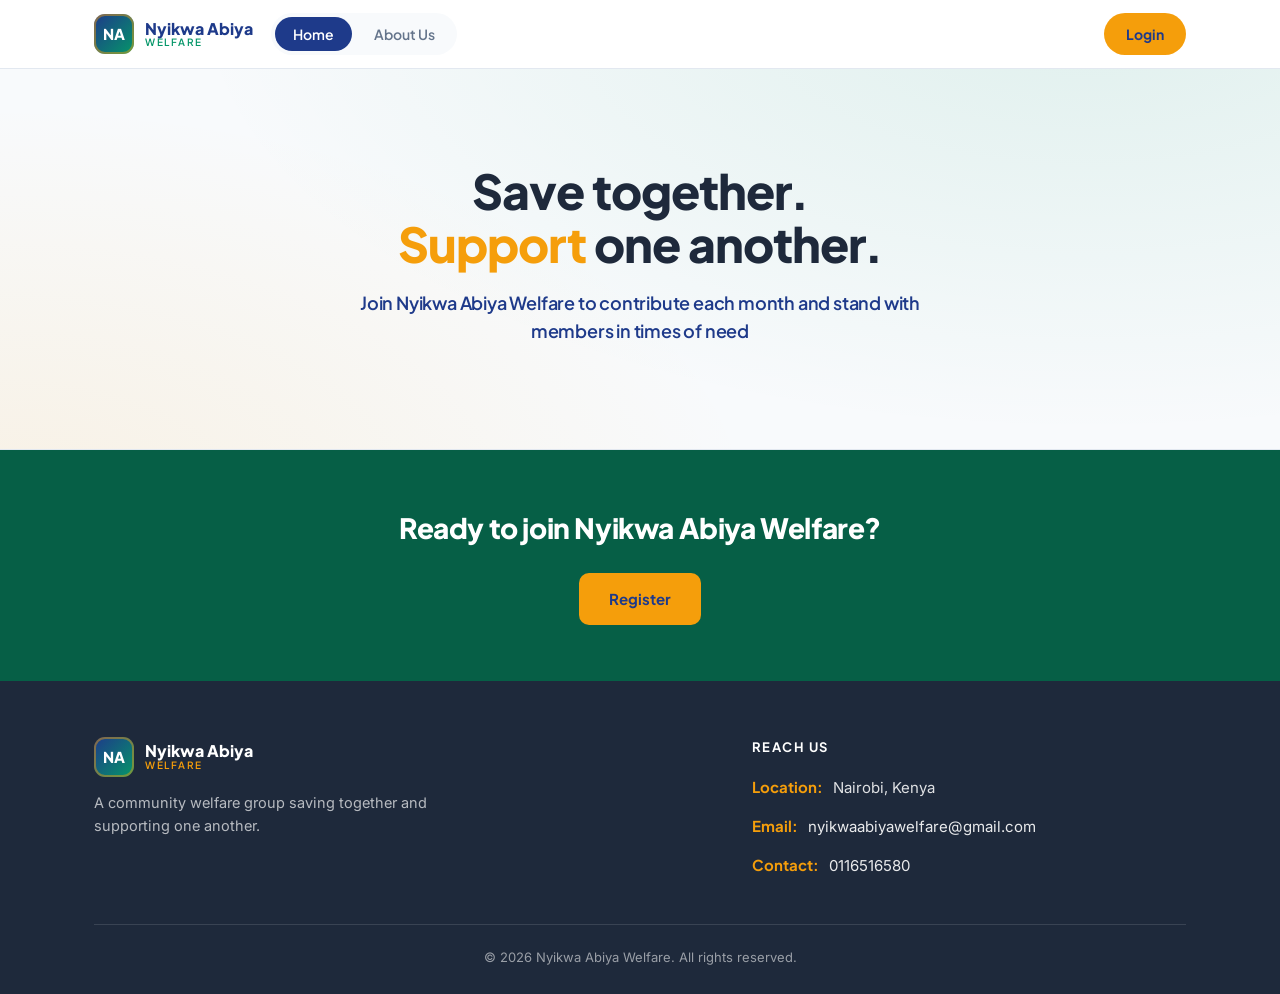
<file: frontend/index.html>
<!doctype html>
<html lang="en">
<head>
<meta charset="utf-8">
<meta name="viewport" content="width=device-width, initial-scale=1">
<title>Nyikwa Abiya Welfare</title>
<link rel="preconnect" href="https://fonts.googleapis.com">
<link rel="preconnect" href="https://fonts.gstatic.com" crossorigin>
<link href="https://fonts.googleapis.com/css2?family=Plus+Jakarta+Sans:wght@400;500;600;700;800&family=Inter:wght@400;500;600&display=swap" rel="stylesheet">
<link rel="stylesheet" href="css/landing.css">
</head>
<body>

<header>
  <nav class="nav">
    <a class="brand" href="#top">
      <div class="logo">NA</div>
      <div class="brand-name">Nyikwa Abiya<span>Welfare</span></div>
    </a>
    <div class="tabs">
      <button class="tab active" data-target="top">Home</button>
      <button class="tab" data-target="reach-us">About Us</button>
    </div>
    <div class="nav-right">
      <a class="nav-register" href="login.html">Login</a>
    </div>
  </nav>
</header>

<span id="top"></span>

<section class="hero">
  <div class="wrap">
    <h1>Save together.<br><span class="accent">Support</span> one another.</h1>
    <p>Join Nyikwa Abiya Welfare to contribute each month and stand with members in times of need</p>
  </div>
</section>

<section class="cta-band">
  <h2>Ready to join Nyikwa Abiya Welfare?</h2>
  <a class="btn btn-amber" href="register.html">Register</a>
</section>

<footer id="reach-us">
  <div class="wrap">
    <div class="foot-grid">
      <div class="foot-about">
        <div class="foot-brand">
          <div class="logo">NA</div>
          <div class="brand-name">Nyikwa Abiya<span>Welfare</span></div>
        </div>
        <p>A community welfare group saving together and supporting one another.</p>
      </div>
      <div class="foot-col">
        <h4>Reach Us</h4>
        <div class="reach-line"><b>Location:</b> Nairobi, Kenya</div>
        <div class="reach-line"><b>Email:</b> <a href="mailto:nyikwaabiyawelfare@gmail.com">nyikwaabiyawelfare@gmail.com</a></div>
        <div class="reach-line"><b>Contact:</b> <a href="tel:0116516580">0116516580</a></div>
      </div>
    </div>
    <div class="copyright">© 2026 Nyikwa Abiya Welfare. All rights reserved.</div>
  </div>
</footer>

<script>
  const tabs = document.querySelectorAll('.tab');
  tabs.forEach(function (t) {
    t.addEventListener('click', function () {
      tabs.forEach(function (x) { x.classList.remove('active'); });
      t.classList.add('active');
      const el = document.getElementById(t.dataset.target);
      if (el) { el.scrollIntoView({ behavior: 'smooth', block: 'start' }); }
    });
  });
  window.addEventListener('scroll', function () {
    if (window.scrollY < 120) {
      tabs.forEach(function (x) { x.classList.remove('active'); });
      document.querySelector('.tab[data-target="top"]').classList.add('active');
    }
  });
</script>
</body>
</html>
</file>
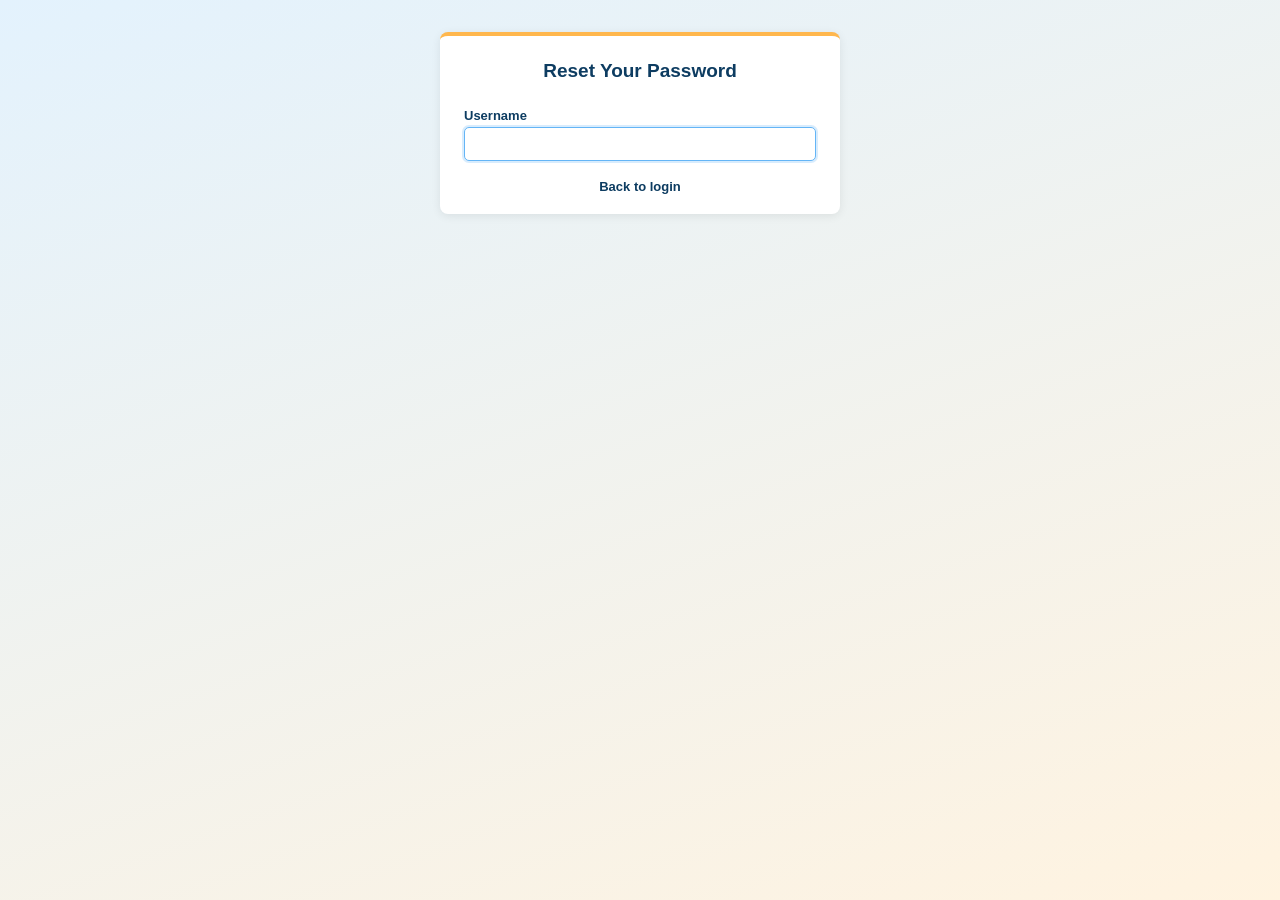
<file: frontend/forgot_password.html>
<!DOCTYPE html>
<html lang="en">
<head>
  <meta charset="UTF-8">
  <meta name="viewport" content="width=device-width, initial-scale=1.0">
  <title>Reset Password | Nyikwa Abiya Welfare</title>
  <link rel="stylesheet" href="css/auth.css">
  <link rel="stylesheet" href="css/reset.css">
</head>
<body class="reset-page">

  <!-- Success notice, shown at the top of the window only after a successful change -->
  <div id="success-toast" class="toast" role="status" aria-live="polite" hidden>
    <span class="toast-icon">&#10003;</span>
    <span class="toast-text">Password changed successfully</span>
    <button type="button" id="toast-close" class="toast-close" aria-label="Close">&times;</button>
  </div>

  <div class="auth-container">
    <h2 id="page-title">Reset Your Password</h2>
    <p id="error-message" class="error" role="alert"></p>
    <p id="info-message" class="success" role="status"></p>

    <!-- Screen 1: username, contacts, code -->
    <form id="request-screen" novalidate>
      <label for="reset-username">Username</label>
      <input type="text" id="reset-username" autocomplete="username" autocapitalize="off" spellcheck="false">
      <p id="lookup-status" class="lookup-status"></p>

      <div id="contact-list" class="contact-list" hidden></div>

      <button type="button" id="send-btn" class="button-orange" hidden disabled>Send code</button>

      <div id="code-box" class="code-box" hidden>
        <p id="code-sent-to" class="code-sent-to"></p>
        <label for="reset-code">6-digit code</label>
        <input type="text" id="reset-code" class="code-input" inputmode="numeric"
               maxlength="6" autocomplete="one-time-code">
        <p id="code-message" class="code-message" role="alert"></p>
        <p id="countdown" class="countdown"></p>
        <button type="submit" id="verify-btn">Verify code</button>
        <button type="button" id="resend-btn" class="button-orange">Resend code</button>
      </div>
    </form>

    <!-- Screen 2: the new password -->
    <form id="password-screen" novalidate hidden>
      <label for="new-password">New password</label>
      <input type="password" id="new-password" autocomplete="new-password">
      <small class="field-error" id="error-new_password"></small>

      <label for="new-password2">Confirm new password</label>
      <input type="password" id="new-password2" autocomplete="new-password">
      <small class="field-error" id="error-new_password2"></small>

      <p class="hint">At least 8 characters, not too similar to your name or username, and not only numbers.</p>
      <button type="submit" id="password-btn">Change password</button>
    </form>

    <!-- Screen 3: after a successful change -->
    <div id="done-screen" hidden>
      <p class="done-text">You can now log in with your new password. For your safety, you have been logged out on every other device.</p>
      <a href="login.html" class="button-link">Go to login</a>
    </div>

    <p><a href="login.html">Back to login</a></p>
  </div>

  <script src="js/api.js"></script>
  <script src="js/forgot.js"></script>
</body>
</html>
</file>
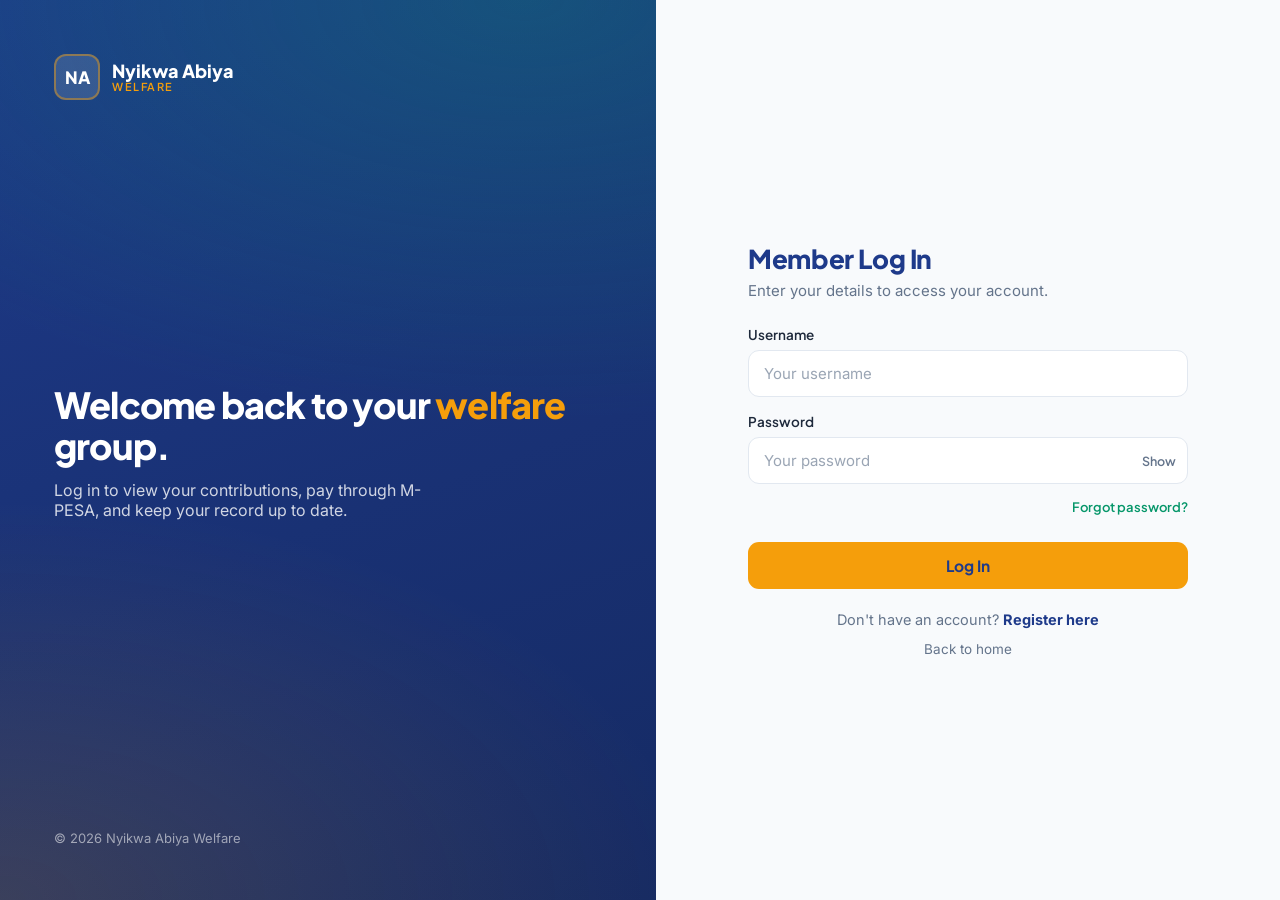
<file: frontend/login.html>
<!DOCTYPE html>
<html lang="en">
<head>
  <meta charset="UTF-8">
  <meta name="viewport" content="width=device-width, initial-scale=1.0">
  <title>SACCO Login</title>
  <link rel="preconnect" href="https://fonts.googleapis.com">
  <link rel="preconnect" href="https://fonts.gstatic.com" crossorigin>
  <link href="https://fonts.googleapis.com/css2?family=Plus+Jakarta+Sans:wght@400;500;600;700;800&family=Inter:wght@400;500;600&display=swap" rel="stylesheet">
  <link rel="stylesheet" href="css/auth-ui.css">
</head>
<body>
  <div class="auth-wrap">

    <section class="brand-panel">
      <a class="brand" href="index.html">
        <div class="logo">NA</div>
        <div class="brand-name">Nyikwa Abiya<span>Welfare</span></div>
      </a>
      <div class="panel-mid">
        <h1>Welcome back to your <span class="accent">welfare</span> group.</h1>
        <p>Log in to view your contributions, pay through M-PESA, and keep your record up to date.</p>
      </div>
      <div class="panel-foot">© 2026 Nyikwa Abiya Welfare</div>
    </section>

    <section class="form-panel">
      <div class="form-card">
        <div class="form-logo">
          <a class="brand" href="index.html">
            <div class="logo" style="background:linear-gradient(135deg,var(--deep-blue),var(--emerald))">NA</div>
            <div class="brand-name" style="color:var(--deep-blue)">Nyikwa Abiya<span>Welfare</span></div>
          </a>
        </div>

        <h2>Member Log In</h2>
        <p class="lead">Enter your details to access your account.</p>

        <p id="error-message" class="error"></p>

        <form id="login-form" novalidate>
          <div class="field">
            <label for="username">Username</label>
            <input type="text" id="username" autocomplete="username" placeholder="Your username" required>
            <small class="field-error" id="error-username"></small>
          </div>
          <div class="field">
            <label for="password">Password</label>
            <div class="input-wrap">
              <input type="password" id="password" autocomplete="current-password" placeholder="Your password" required>
              <button type="button" class="toggle" onclick="togglePw('password', this)">Show</button>
            </div>
            <small class="field-error" id="error-password"></small>
          </div>
          <div class="forgot"><a href="forgot_password.html">Forgot password?</a></div>
          <button type="submit" id="login-button">Log In</button>
        </form>

        <div class="alt">Don't have an account? <a href="register.html">Register here</a></div>
        <div class="back"><a href="index.html">Back to home</a></div>
      </div>
    </section>

  </div>

  <script src="js/api.js"></script>
  <script src="js/auth.js"></script>
  <script>
    function togglePw(id, btn) {
      const f = document.getElementById(id);
      if (f.type === 'password') { f.type = 'text'; btn.textContent = 'Hide'; }
      else { f.type = 'password'; btn.textContent = 'Show'; }
    }
  </script>
</body>
</html>
</file>
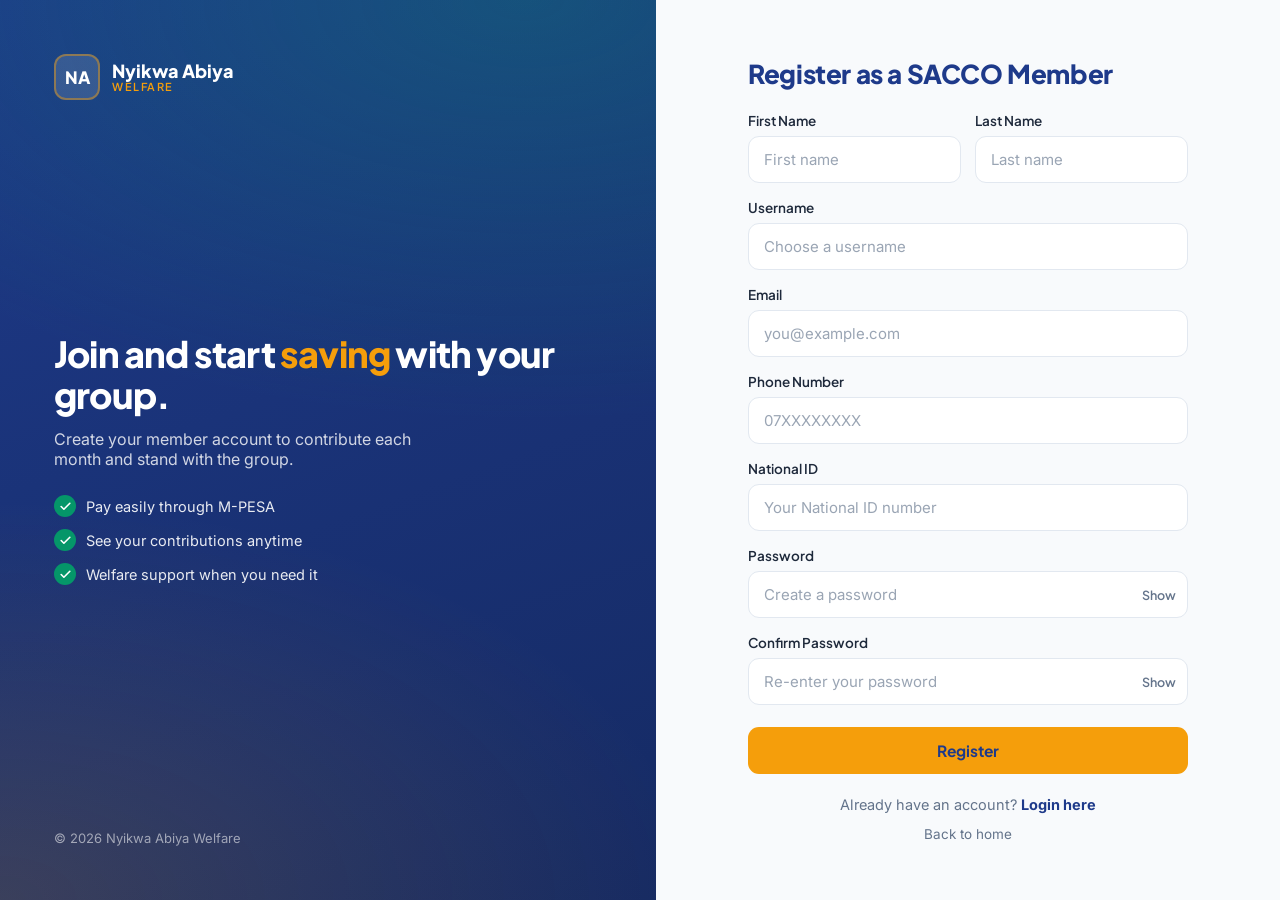
<file: frontend/register.html>
<!DOCTYPE html>
<html lang="en">
<head>
  <meta charset="UTF-8">
  <meta name="viewport" content="width=device-width, initial-scale=1.0">
  <title>SACCO Member Registration</title>
  <link rel="preconnect" href="https://fonts.googleapis.com">
  <link rel="preconnect" href="https://fonts.gstatic.com" crossorigin>
  <link href="https://fonts.googleapis.com/css2?family=Plus+Jakarta+Sans:wght@400;500;600;700;800&family=Inter:wght@400;500;600&display=swap" rel="stylesheet">
  <style>
    :root {
      --deep-blue: #1E3A8A;
      --emerald: #059669;
      --amber: #F59E0B;
      --off-white: #F8FAFC;
      --white: #FFFFFF;
      --slate: #1E293B;
      --red: #DC2626;
      --deep-blue-dark: #152a63;
      --amber-dark: #D97706;
      --muted: #64748B;
      --line: #E2E8F0;
    }
    * { box-sizing: border-box; margin: 0; padding: 0; }
    body { font-family: 'Inter', system-ui, sans-serif; color: var(--slate); background: var(--off-white); -webkit-font-smoothing: antialiased; }
    h1, h2, h3, .brand-name, button, label { font-family: 'Plus Jakarta Sans', sans-serif; }

    .auth-wrap { display: flex; min-height: 100vh; }

    /* Left brand panel */
    .brand-panel {
      flex: 1;
      background:
        radial-gradient(800px 420px at 80% 0%, rgba(5,150,105,0.28), transparent),
        radial-gradient(700px 400px at 0% 100%, rgba(245,158,11,0.16), transparent),
        linear-gradient(160deg, var(--deep-blue), var(--deep-blue-dark));
      color: var(--white); padding: 54px;
      display: flex; flex-direction: column; justify-content: space-between;
    }
    .brand { display: flex; align-items: center; gap: 12px; text-decoration: none; }
    .logo {
      width: 46px; height: 46px; border-radius: 12px; background: rgba(255,255,255,0.12);
      display: grid; place-items: center; color: var(--white);
      font-family: 'Plus Jakarta Sans'; font-weight: 800; font-size: 17px;
      box-shadow: inset 0 0 0 2px rgba(245,158,11,0.45);
    }
    .brand-name { font-weight: 800; font-size: 18px; line-height: 1.1; color: var(--white); }
    .brand-name span { display: block; font-size: 11px; font-weight: 600; color: var(--amber); letter-spacing: 1.5px; text-transform: uppercase; }
    .panel-mid h1 { font-size: 36px; font-weight: 800; letter-spacing: -0.8px; line-height: 1.15; margin-bottom: 14px; }
    .panel-mid h1 .accent { color: var(--amber); }
    .panel-mid p { color: rgba(255,255,255,0.8); font-size: 16px; max-width: 380px; margin-bottom: 26px; }
    .perk { display: flex; align-items: center; gap: 10px; font-size: 14.5px; color: rgba(255,255,255,0.9); margin-bottom: 12px; }
    .perk .tick { width: 22px; height: 22px; border-radius: 50%; background: var(--emerald); display: grid; place-items: center; flex-shrink: 0; }
    .perk .tick svg { width: 13px; height: 13px; color: #fff; }
    .panel-foot { font-size: 13px; color: rgba(255,255,255,0.55); }

    /* Right form panel */
    .form-panel { flex: 1.05; display: grid; place-items: center; padding: 44px 24px; }
    .form-card { width: 100%; max-width: 440px; }
    .form-logo { display: none; }
    .form-card h2 { font-size: 26px; font-weight: 800; color: var(--deep-blue); letter-spacing: -0.4px; margin-bottom: 22px; }

    .row2 { display: grid; grid-template-columns: 1fr 1fr; gap: 14px; }
    .field { margin-bottom: 16px; }
    label { display: block; font-size: 13.5px; font-weight: 600; color: var(--slate); margin-bottom: 7px; }
    .input-wrap { position: relative; }
    input {
      width: 100%; font-family: 'Inter', sans-serif; font-size: 15px; color: var(--slate);
      background: var(--white); border: 1.5px solid var(--line); border-radius: 11px;
      padding: 13px 15px; transition: border-color 0.18s ease, box-shadow 0.18s ease;
    }
    input::placeholder { color: #9aa5b4; }
    input:focus { outline: none; border-color: var(--deep-blue); box-shadow: 0 0 0 4px rgba(30,58,138,0.12); }
    input.invalid { border-color: var(--red); box-shadow: 0 0 0 4px rgba(220,38,38,0.12); }
    .toggle {
      position: absolute; right: 12px; top: 50%; transform: translateY(-50%);
      background: none; border: none; cursor: pointer; color: var(--muted);
      font-family: 'Plus Jakarta Sans'; font-size: 12.5px; font-weight: 600;
    }
    .toggle:hover { color: var(--deep-blue); }

    /* Top error bar: shown only when auth.js fills it */
    .error {
      background: rgba(220,38,38,0.08); border: 1px solid rgba(220,38,38,0.25);
      color: var(--red); font-size: 13.5px; padding: 11px 14px; border-radius: 10px; margin-bottom: 18px;
    }
    .error:empty { display: none; }

    /* Per-field error: shown only when auth.js fills it */
    .field-error { display: block; color: var(--red); font-size: 12.5px; font-weight: 500; margin-top: 6px; }
    .field-error:empty { display: none; }

    /* Success message, if auth.js shows one */
    .success { color: var(--emerald); font-size: 13.5px; text-align: center; margin-bottom: 16px; font-weight: 600; }
    .success:empty { display: none; }

    button[type="submit"] {
      width: 100%; border: none; cursor: pointer; font-weight: 700; font-size: 15.5px;
      background: var(--amber); color: var(--deep-blue);
      padding: 14px; border-radius: 11px; margin-top: 6px; transition: background 0.2s ease, transform 0.15s ease;
    }
    button[type="submit"]:hover { background: var(--amber-dark); transform: translateY(-1px); }

    .alt { text-align: center; margin-top: 22px; font-size: 14.5px; color: var(--muted); }
    .alt a { color: var(--deep-blue); font-weight: 700; text-decoration: none; }
    .alt a:hover { color: var(--emerald); }
    .back { text-align: center; margin-top: 10px; }
    .back a { color: var(--muted); font-size: 13.5px; text-decoration: none; }
    .back a:hover { color: var(--deep-blue); }

    @media (max-width: 860px) {
      .brand-panel { display: none; }
      .form-logo { display: flex; justify-content: center; margin-bottom: 26px; }
      .form-card h2 { text-align: center; }
    }
    @media (max-width: 420px) {
      .row2 { grid-template-columns: 1fr; gap: 0; }
    }
  </style>
</head>
<body>
  <div class="auth-wrap">

    <!-- Left: brand -->
    <section class="brand-panel">
      <a class="brand" href="index.html">
        <div class="logo">NA</div>
        <div class="brand-name">Nyikwa Abiya<span>Welfare</span></div>
      </a>
      <div class="panel-mid">
        <h1>Join and start <span class="accent">saving</span> with your group.</h1>
        <p>Create your member account to contribute each month and stand with the group.</p>
        <div class="perk"><span class="tick"><svg viewBox="0 0 24 24" fill="none" stroke="currentColor" stroke-width="3" stroke-linecap="round" stroke-linejoin="round"><polyline points="20 6 9 17 4 12"/></svg></span> Pay easily through M-PESA</div>
        <div class="perk"><span class="tick"><svg viewBox="0 0 24 24" fill="none" stroke="currentColor" stroke-width="3" stroke-linecap="round" stroke-linejoin="round"><polyline points="20 6 9 17 4 12"/></svg></span> See your contributions anytime</div>
        <div class="perk"><span class="tick"><svg viewBox="0 0 24 24" fill="none" stroke="currentColor" stroke-width="3" stroke-linecap="round" stroke-linejoin="round"><polyline points="20 6 9 17 4 12"/></svg></span> Welfare support when you need it</div>
      </div>
      <div class="panel-foot">© 2026 Nyikwa Abiya Welfare</div>
    </section>

    <!-- Right: form -->
    <section class="form-panel">
      <div class="form-card">
        <div class="form-logo">
          <a class="brand" href="index.html">
            <div class="logo" style="background:linear-gradient(135deg,var(--deep-blue),var(--emerald))">NA</div>
            <div class="brand-name" style="color:var(--deep-blue)">Nyikwa Abiya<span>Welfare</span></div>
          </a>
        </div>

        <h2>Register as a SACCO Member</h2>
        <p id="error-message" class="error"></p>

        <form id="register-form" novalidate>
          <div class="row2">
            <div class="field">
              <label for="first_name">First Name</label>
              <input type="text" id="first_name" autocomplete="given-name" placeholder="First name" required>
              <small class="field-error" id="error-first_name"></small>
            </div>
            <div class="field">
              <label for="last_name">Last Name</label>
              <input type="text" id="last_name" autocomplete="family-name" placeholder="Last name" required>
              <small class="field-error" id="error-last_name"></small>
            </div>
          </div>

          <div class="field">
            <label for="username">Username</label>
            <input type="text" id="username" autocomplete="username" placeholder="Choose a username" required>
            <small class="field-error" id="error-username"></small>
          </div>

          <div class="field">
            <label for="email">Email</label>
            <input type="email" id="email" autocomplete="email" placeholder="you@example.com" required>
            <small class="field-error" id="error-email"></small>
          </div>

          <div class="field">
            <label for="phone_number">Phone Number</label>
            <input type="tel" id="phone_number" placeholder="07XXXXXXXX" inputmode="numeric" autocomplete="tel" required>
            <small class="field-error" id="error-phone_number"></small>
          </div>

          <div class="field">
            <label for="national_id">National ID</label>
            <input type="text" id="national_id" inputmode="numeric" maxlength="8" placeholder="Your National ID number" required>
            <small class="field-error" id="error-national_id"></small>
          </div>

          <div class="field">
            <label for="password">Password</label>
            <div class="input-wrap">
              <input type="password" id="password" autocomplete="new-password" placeholder="Create a password" required>
              <button type="button" class="toggle" onclick="togglePw('password', this)">Show</button>
            </div>
            <small class="field-error" id="error-password"></small>
          </div>

          <div class="field">
            <label for="password2">Confirm Password</label>
            <div class="input-wrap">
              <input type="password" id="password2" autocomplete="new-password" placeholder="Re-enter your password" required>
              <button type="button" class="toggle" onclick="togglePw('password2', this)">Show</button>
            </div>
            <small class="field-error" id="error-password2"></small>
          </div>

          <button type="submit" id="register-button">Register</button>
        </form>

        <div class="alt">Already have an account? <a href="login.html">Login here</a></div>
        <div class="back"><a href="index.html">Back to home</a></div>
      </div>
    </section>

  </div>

  <script src="js/api.js"></script>
  <script src="js/auth.js"></script>
  <script>
    function togglePw(id, btn) {
      const f = document.getElementById(id);
      if (f.type === 'password') { f.type = 'text'; btn.textContent = 'Hide'; }
      else { f.type = 'password'; btn.textContent = 'Show'; }
    }
  </script>
</body>
</html>
</file>
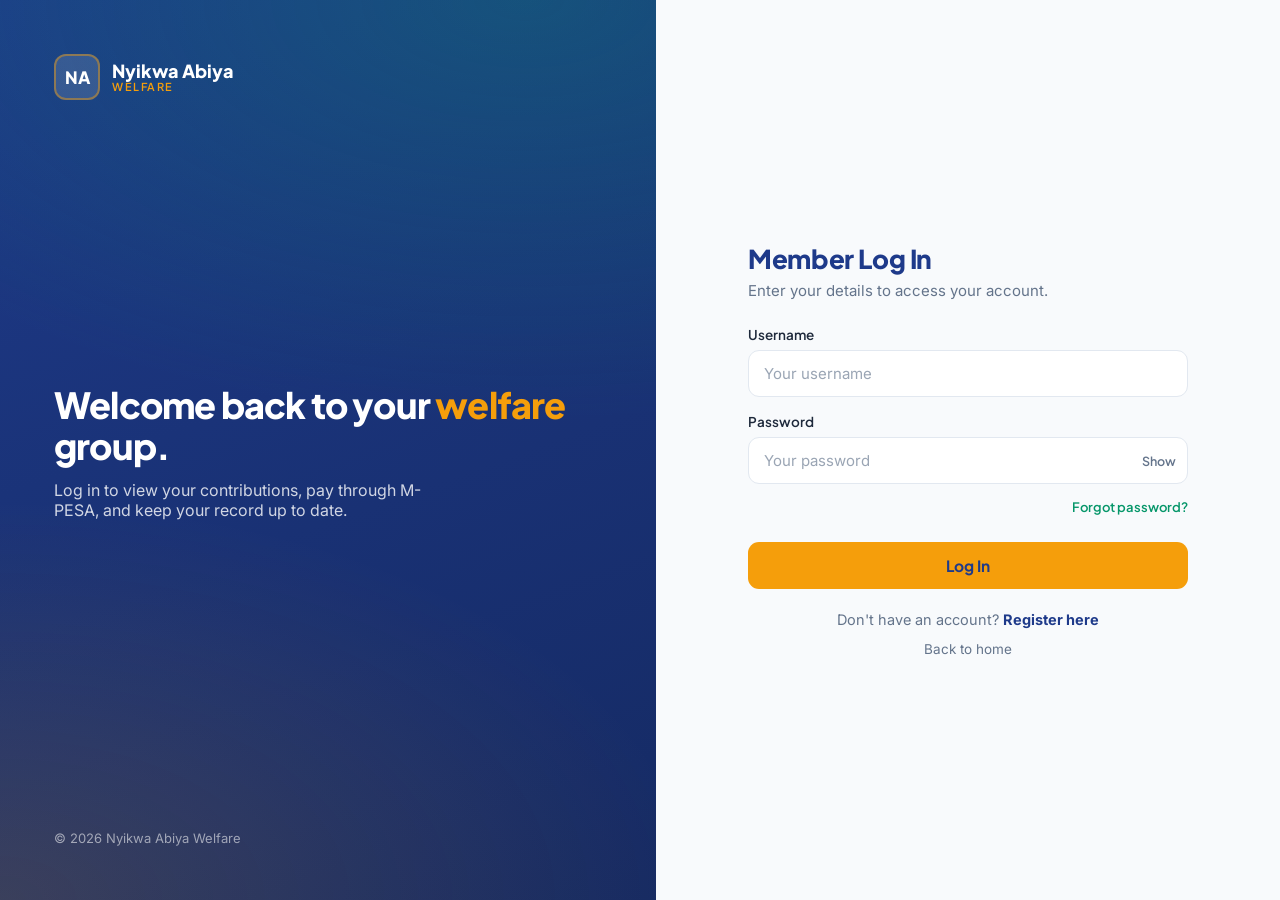
<file: frontend/member/dashboard.html>
<!DOCTYPE html>
<html lang="en">
<head>
  <meta charset="UTF-8">
  <meta name="viewport" content="width=device-width, initial-scale=1.0">
  <title>Member Dashboard | Nyikwa Abiya Welfare</title>
  <link rel="preconnect" href="https://fonts.googleapis.com">
  <link rel="preconnect" href="https://fonts.gstatic.com" crossorigin>
  <link href="https://fonts.googleapis.com/css2?family=Plus+Jakarta+Sans:wght@400;500;600;700;800&family=Inter:wght@400;500;600&display=swap" rel="stylesheet">
  <link rel="stylesheet" href="../css/member.css">
</head>
<body>
  <header class="topbar">
    <div class="brand">
      <span class="brand-mark">NA</span>
      <span class="brand-name">Nyikwa Abiya Welfare</span>
    </div>
    <div class="topbar-right">
      <span id="welcome" class="welcome"></span>
      <div class="menu">
        <button id="menu-btn" class="btn btn-menu" type="button">Menu &#9662;</button>
        <div id="menu-list" class="menu-list" hidden>
          <button class="menu-item active" type="button" data-view="home">Home</button>
          <button class="menu-item" type="button" data-view="owe">What You Owe</button>
          <button class="menu-item" type="button" data-view="special">Special Contributions</button>
          <button class="menu-item" type="button" data-view="monthly">My Monthly Contributions</button>
          <button class="menu-item" type="button" data-view="penalties">Penalties</button>
          <button class="menu-item" type="button" data-view="payments">Recent Payments</button>
        </div>
      </div>
      <button id="logout-btn" class="btn btn-ghost" type="button">Log out</button>
    </div>
  </header>

  <main class="dashboard">
    <p id="error-message" class="alert alert-error" role="alert"></p>
    <p id="notice-message" class="alert alert-success" role="status"></p>

    <!-- HOME: summary cards + Make Payment -->
    <div class="view active" data-view="home">
      <section class="cards">
        <div class="card" id="owed-card">
          <h3>Total You Owe</h3>
          <p class="big-number" id="total-owed">&mdash;</p>
          <p class="card-note" id="owed-note"></p>
        </div>
        <div class="card">
          <h3 id="month-title">This Month</h3>
          <p class="big-number" id="month-balance">&mdash;</p>
          <p class="card-note" id="month-note"></p>
        </div>
        <div class="card">
          <h3>Wallet Credit</h3>
          <p class="big-number" id="wallet-credit">&mdash;</p>
          <p class="card-note">Pays coming months automatically.</p>
        </div>
        <div class="card">
          <h3>Unpaid Penalties</h3>
          <p class="big-number" id="penalty-total">&mdash;</p>
          <p class="card-note" id="penalty-rule"></p>
        </div>
      </section>
      <div class="home-actions">
        <button id="pay-btn" class="btn btn-pay btn-lg" type="button">Make Payment</button>
      </div>
    </div>

    <!-- WHAT YOU OWE -->
    <div class="view" data-view="owe">
      <section class="panel">
        <div class="panel-head"><h2>What You Owe</h2></div>
        <div class="table-wrap">
          <table id="breakdown-table">
            <thead>
              <tr>
                <th>Month</th>
                <th class="num">Contribution</th>
                <th class="num">Penalty</th>
                <th class="num">Total</th>
              </tr>
            </thead>
            <tbody></tbody>
            <tfoot></tfoot>
          </table>
        </div>
        <p id="no-debt" class="empty-note" hidden>Nothing owed on monthly contributions. You are up to date.</p>
      </section>
    </div>

    <!-- SPECIAL CONTRIBUTIONS -->
    <div class="view" data-view="special">
      <section class="panel">
        <div class="panel-head"><h2>Special Contributions</h2></div>
        <div class="table-wrap">
          <table id="levies-table">
            <thead>
              <tr>
                <th>Reason</th>
                <th>Deadline</th>
                <th class="num">Amount</th>
                <th class="num">Paid</th>
                <th>Fine</th>
                <th class="num">Still Owed</th>
                <th>Status</th>
                <th></th>
              </tr>
            </thead>
            <tbody></tbody>
          </table>
        </div>
        <p id="no-levies" class="empty-note" hidden>No special contributions at the moment.</p>
      </section>
    </div>

    <!-- MY MONTHLY CONTRIBUTIONS -->
    <div class="view" data-view="monthly">
      <section class="panel">
        <div class="panel-head"><h2>My Monthly Contributions</h2></div>
        <div class="table-wrap">
          <table id="contributions-table">
            <thead>
              <tr>
                <th>Month</th>
                <th class="num">Amount Due</th>
                <th class="num">Paid</th>
                <th class="num">Balance</th>
                <th>Status</th>
              </tr>
            </thead>
            <tbody></tbody>
          </table>
        </div>
        <p id="no-contributions" class="empty-note" hidden>No contributions recorded yet.</p>
      </section>
    </div>

    <!-- PENALTIES -->
    <div class="view" data-view="penalties">
      <section class="panel">
        <div class="panel-head">
          <h2>Penalties</h2>
          <p class="muted" id="penalty-explainer" hidden></p>
        </div>
        <div class="table-wrap">
          <table id="penalties-table">
            <thead>
              <tr>
                <th>Month</th>
                <th>Reason</th>
                <th class="num">Amount</th>
                <th class="num">Paid</th>
                <th class="num">Balance</th>
                <th>Status</th>
              </tr>
            </thead>
            <tbody></tbody>
          </table>
        </div>
        <p id="no-penalties" class="empty-note" hidden>No penalties. Good standing.</p>
      </section>
    </div>

    <!-- RECENT PAYMENTS -->
    <div class="view" data-view="payments">
      <section class="panel">
        <div class="panel-head"><h2>Recent Payments</h2></div>
        <div class="table-wrap">
          <table id="payments-table">
            <thead>
              <tr>
                <th>Date</th>
                <th class="num">Amount</th>
                <th>M-Pesa Receipt</th>
                <th>Details</th>
              </tr>
            </thead>
            <tbody></tbody>
          </table>
        </div>
        <p id="no-payments" class="empty-note" hidden>No payments yet.</p>
      </section>
    </div>
  </main>

  <!-- Payment panel -->
  <div id="pay-overlay" class="overlay" hidden>
    <div class="modal" role="dialog" aria-modal="true" aria-labelledby="pay-title">
      <div class="modal-head">
        <h2 id="pay-title">Make a Payment</h2>
        <button id="pay-close" class="icon-btn" type="button" aria-label="Close">&times;</button>
      </div>

      <form id="pay-form" novalidate>
        <label for="pay-target">Paying for</label>
        <select id="pay-target"></select>

        <label for="pay-amount">Amount (KES)</label>
        <input id="pay-amount" type="number" inputmode="numeric" min="1" max="250000" step="1" required>
        <small class="hint" id="pay-amount-hint"></small>
        <small class="field-error" id="error-amount"></small>

        <label for="pay-phone">M-Pesa phone number</label>
        <input id="pay-phone" type="tel" inputmode="numeric" placeholder="07XXXXXXXX" autocomplete="tel" required>
        <small class="hint">You may pay from any Safaricom number. The money still goes to your account.</small>
        <small class="field-error" id="error-phone_number"></small>

        <p id="pay-status" class="pay-status" role="status" hidden></p>

        <button type="submit" id="pay-send" class="btn btn-pay btn-block">Send</button>
      </form>
    </div>
  </div>

  <script src="../js/api.js"></script>
  <script src="../js/member.js"></script>
  <script src="../js/member-nav.js"></script>
</body>
</html>
</file>
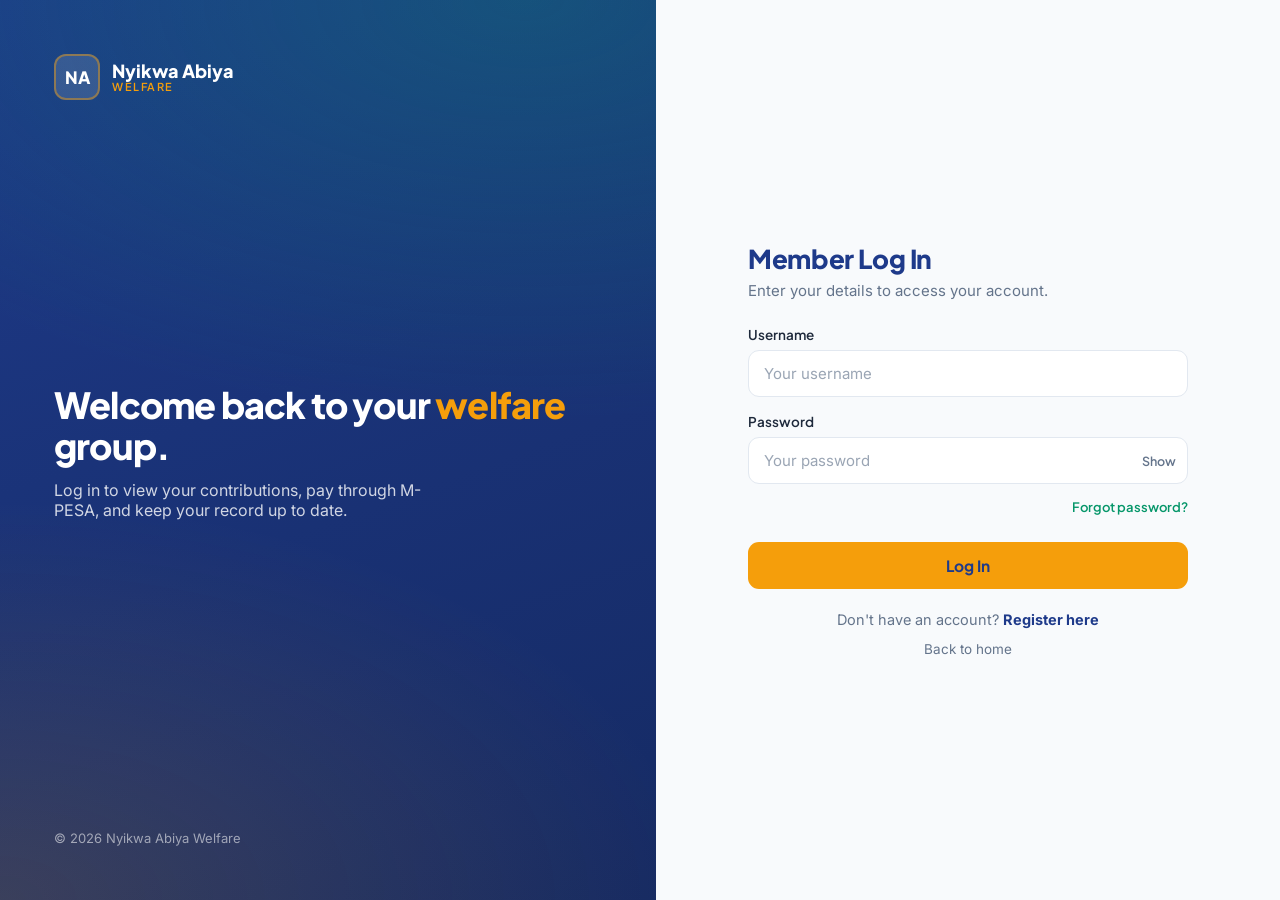
<file: frontend/staff/chairperson/settings.html>
<!DOCTYPE html>
<html lang="en">
<head>
  <meta charset="UTF-8">
  <meta name="viewport" content="width=device-width, initial-scale=1.0">
  <title>Chairperson | Nyikwa Abiya Welfare</title>
  <link rel="stylesheet" href="../../css/chair.css">
</head>
<body>
  <header class="topbar">
    <div class="brand">
      <span class="brand-mark">NA</span>
      <span class="brand-name">
        Nyikwa Abiya Welfare
        <span class="brand-role">Chairperson</span>
      </span>
    </div>
    <div class="topbar-right">
      <span id="welcome" class="welcome"></span>
      <button id="logout-btn" class="btn btn-ghost" type="button">Log out</button>
    </div>
  </header>

  <main class="page">
    <p id="warning-message" class="alert alert-warning" role="alert"></p>
    <p id="notice-message" class="alert alert-notice" role="status"></p>

    <nav class="tabs" role="tablist">
      <button class="tab active" type="button" data-tab="accounts">Accounts</button>
      <button class="tab" type="button" data-tab="settings">Monthly Settings</button>
      <button class="tab" type="button" data-tab="levies">Special Contributions</button>
    </nav>

    <!-- ===== Accounts ===== -->
    <section id="tab-accounts">
      <div class="panel">
        <div class="panel-head">
          <div>
            <h2>Accounts</h2>
            <p class="muted" id="accounts-explainer"></p>
          </div>
        </div>

        <div class="toolbar">
          <div class="segmented">
            <button type="button" data-group="staff" class="active">Staff</button>
            <button type="button" data-group="members">Members</button>
          </div>
          <input id="account-search" class="search-input" type="search"
                 placeholder="Search by name, username or phone" autocomplete="off">
          <button id="new-staff-btn" class="btn btn-orange" type="button">Create staff account</button>
        </div>

        <div class="table-wrap">
          <table id="accounts-table">
            <thead>
              <tr>
                <th>Name</th>
                <th>Role</th>
                <th>Status</th>
                <th>Joined</th>
                <th>Last login</th>
                <th></th>
              </tr>
            </thead>
            <tbody></tbody>
          </table>
        </div>
        <p id="no-accounts" class="empty-note" hidden>No accounts match.</p>
      </div>
    </section>

    <!-- ===== Monthly settings ===== -->
    <section id="tab-settings" hidden>
      <div class="cards">
        <div class="card">
          <h3>Monthly Contribution</h3>
          <p class="big-number" id="current-amount">—</p>
        </div>
        <div class="card accent">
          <h3>Late Fine</h3>
          <p class="big-number" id="current-rate">—</p>
          <p class="card-note">Of the month's contribution, charged once per late month.</p>
        </div>
        <div class="card">
          <h3>Last Changed</h3>
          <p class="big-number" id="settings-updated" style="font-size:15px">—</p>
        </div>
        <div class="card">
          <h3>Auto Reminders</h3>
          <p class="big-number" id="current-auto" style="font-size:15px">—</p>
          <p class="card-note">Members owing the threshold are prompted automatically.</p>
        </div>
      </div>

      <div class="panel">
        <div class="panel-head">
          <div>
            <h2>Change the Monthly Settings</h2>
            <p class="muted">Both values are required.</p>
          </div>
        </div>
        <form id="settings-form" novalidate>
          <div class="form-grid">
            <div class="field">
              <label for="set-amount">Monthly contribution (KES)</label>
              <input id="set-amount" type="number" min="1" step="1" inputmode="numeric">
              <small class="field-error" id="error-monthly_amount"></small>
            </div>
            <div class="field">
              <label for="set-rate">Late fine (%)</label>
              <input id="set-rate" type="number" min="0" max="100" step="0.5" inputmode="decimal">
              <small class="field-error" id="error-penalty_rate"></small>
            </div>
          </div>
          <p class="note-box">
            A new amount applies from next month. This month keeps its current amount,
            since members may already have paid toward it. Fines already charged keep their old rate.
          </p>

          <h3 style="margin:18px 0 0">Automatic payment reminders</h3>
          <div class="form-grid">
            <div class="field full">
              <label for="set-auto-enabled">
                <input id="set-auto-enabled" type="checkbox">
                Send automatic M-Pesa reminders to members in arrears
              </label>
            </div>
            <div class="field">
              <label for="set-auto-threshold">Start reminders at a debt of (KES)</label>
              <input id="set-auto-threshold" type="number" min="0" step="1" inputmode="numeric">
              <small class="field-error" id="error-auto_prompt_threshold"></small>
            </div>
            <div class="field">
              <label for="set-auto-max">Reminders per day (1 to 10)</label>
              <input id="set-auto-max" type="number" min="1" max="10" step="1" inputmode="numeric">
              <small class="field-error" id="error-auto_prompt_max_per_day"></small>
            </div>
          </div>
          <p class="note-box">
            A member owing this much or more receives up to this many M-Pesa prompts a day,
            spaced at least four hours apart and only between 8am and 8pm. The member still
            enters their PIN to pay. Switch the reminders off to pause them for everyone.
          </p>

          <div class="form-actions">
            <button type="submit" class="btn btn-deep" id="settings-save">Save changes</button>
          </div>
        </form>
      </div>
    </section>

    <!-- ===== Special contributions ===== -->
    <section id="tab-levies" hidden>
      <div class="panel" id="levy-list-panel">
        <div class="panel-head">
          <div>
            <h2>Special Contributions</h2>
            <p class="muted">One-off contributions every active member owes, such as a trip.</p>
          </div>
          <button id="new-levy-btn" class="btn btn-orange" type="button">New special contribution</button>
        </div>
        <div class="table-wrap">
          <table id="levies-table">
            <thead>
              <tr>
                <th>Reason</th>
                <th class="num">Amount</th>
                <th>Deadline</th>
                <th>Fine if late</th>
                <th>Status</th>
                <th class="num">Paid in full</th>
                <th class="num">Collected</th>
                <th class="num">Outstanding</th>
                <th></th>
              </tr>
            </thead>
            <tbody></tbody>
          </table>
        </div>
        <p id="no-levies" class="empty-note" hidden>No special contributions yet.</p>
      </div>

      <div class="panel" id="levy-detail-panel" hidden>
        <div class="detail-head">
          <div>
            <button class="btn btn-outline btn-small" type="button" id="levy-back">&larr; All special contributions</button>
            <h2 id="levy-title" style="margin-top:10px"></h2>
            <p class="muted" id="levy-description"></p>
          </div>
          <div class="detail-actions">
            <button class="btn btn-outline" type="button" id="levy-edit">Edit</button>
            <button class="btn btn-deep" type="button" id="levy-close">Close</button>
            <button class="btn btn-warn" type="button" id="levy-cancel">Cancel</button>
          </div>
        </div>
        <div class="facts" id="levy-facts"></div>
        <div class="cards" id="levy-cards"></div>
        <div class="table-wrap">
          <table id="levy-members-table">
            <thead>
              <tr>
                <th>Member</th>
                <th class="num">Due</th>
                <th class="num">Paid</th>
                <th class="num">Balance</th>
                <th class="num">Fine</th>
                <th class="num">Fine paid</th>
                <th>Status</th>
              </tr>
            </thead>
            <tbody></tbody>
          </table>
        </div>
        <p id="no-levy-members" class="empty-note" hidden>No member owes this contribution.</p>
      </div>
    </section>
  </main>

  <!-- ===== Create staff account ===== -->
  <div id="staff-modal" class="overlay" hidden>
    <div class="modal" role="dialog" aria-modal="true" aria-labelledby="staff-title">
      <div class="modal-head">
        <h3 id="staff-title">Create a Staff Account</h3>
        <button class="icon-btn" type="button" data-close aria-label="Close">&times;</button>
      </div>
      <p>The role is fixed once created. The official keeps their own member account for paying contributions.</p>
      <form id="staff-form" novalidate>
        <div class="form-grid">
          <div class="field">
            <label for="staff-first">First name</label>
            <input id="staff-first" autocomplete="off">
            <small class="field-error" id="staff-error-first_name"></small>
          </div>
          <div class="field">
            <label for="staff-last">Last name</label>
            <input id="staff-last" autocomplete="off">
            <small class="field-error" id="staff-error-last_name"></small>
          </div>
          <div class="field">
            <label for="staff-username">Username</label>
            <input id="staff-username" autocomplete="off" autocapitalize="off">
            <small class="field-error" id="staff-error-username"></small>
          </div>
          <div class="field">
            <label for="staff-role">Role</label>
            <select id="staff-role">
              <option value="secretary">Secretary</option>
              <option value="treasurer">Treasurer</option>
              <option value="chairperson">Chairperson</option>
            </select>
            <small class="field-error" id="staff-error-role"></small>
          </div>
          <div class="field full">
            <label for="staff-email">Email (optional, for password resets)</label>
            <input id="staff-email" type="email" autocomplete="off">
            <small class="field-error" id="staff-error-email"></small>
          </div>
          <div class="field">
            <label for="staff-password">Temporary password</label>
            <input id="staff-password" type="password" autocomplete="new-password">
            <small class="field-error" id="staff-error-password"></small>
          </div>
          <div class="field">
            <label for="staff-password2">Confirm password</label>
            <input id="staff-password2" type="password" autocomplete="new-password">
            <small class="field-error" id="staff-error-password2"></small>
          </div>
        </div>
        <p class="modal-error" id="staff-error"></p>
        <div class="form-actions">
          <button type="button" class="btn btn-outline" data-close>Cancel</button>
          <button type="submit" class="btn btn-orange" id="staff-save">Create account</button>
        </div>
      </form>
    </div>
  </div>

  <!-- ===== Deactivate ===== -->
  <div id="deactivate-modal" class="overlay" hidden>
    <div class="modal warning" role="dialog" aria-modal="true" aria-labelledby="deactivate-title">
      <div class="modal-head">
        <h3 id="deactivate-title">Deactivate Account</h3>
        <button class="icon-btn" type="button" data-close aria-label="Close">&times;</button>
      </div>
      <p id="deactivate-text"></p>
      <form id="deactivate-form" novalidate>
        <div class="field">
          <label for="deactivate-reason">Reason (required)</label>
          <textarea id="deactivate-reason" maxlength="255"></textarea>
          <small class="field-error" id="deactivate-error-reason"></small>
        </div>
        <p class="modal-error" id="deactivate-error"></p>
        <div class="form-actions">
          <button type="button" class="btn btn-outline" data-close>Keep active</button>
          <button type="submit" class="btn btn-danger" id="deactivate-save">Deactivate</button>
        </div>
      </form>
    </div>
  </div>

  <!-- ===== Create or edit a special contribution ===== -->
  <div id="levy-modal" class="overlay" hidden>
    <div class="modal" role="dialog" aria-modal="true" aria-labelledby="levy-modal-title">
      <div class="modal-head">
        <h3 id="levy-modal-title">New Special Contribution</h3>
        <button class="icon-btn" type="button" data-close aria-label="Close">&times;</button>
      </div>
      <form id="levy-form" novalidate>
        <div class="form-grid">
          <div class="field full">
            <label for="levy-purpose">Reason</label>
            <input id="levy-purpose" maxlength="255" placeholder="e.g. Annual trip to Mombasa">
            <small class="field-error" id="levy-error-purpose"></small>
          </div>
          <div class="field full">
            <label for="levy-description">Details (optional)</label>
            <textarea id="levy-description-input" maxlength="1000"></textarea>
          </div>
          <div class="field">
            <label for="levy-amount">Amount per member (KES)</label>
            <input id="levy-amount" type="number" min="1" step="1" inputmode="numeric">
            <small class="hint" id="levy-amount-hint"></small>
            <small class="field-error" id="levy-error-amount"></small>
          </div>
          <div class="field">
            <label for="levy-deadline">Deadline (last day to pay)</label>
            <input id="levy-deadline" type="date">
            <small class="field-error" id="levy-error-deadline"></small>
          </div>
          <div class="field">
            <label for="levy-fine-type">Fine if late</label>
            <select id="levy-fine-type">
              <option value="percent">Percentage of the amount</option>
              <option value="fixed">Fixed amount (KES)</option>
            </select>
          </div>
          <div class="field">
            <label for="levy-fine-value" id="levy-fine-label">Fine (%)</label>
            <input id="levy-fine-value" type="number" min="0" step="0.5" inputmode="decimal">
            <small class="field-error" id="levy-error-fine_value"></small>
          </div>
        </div>
        <p class="modal-error" id="levy-error"></p>
        <div class="form-actions">
          <button type="button" class="btn btn-outline" data-close>Cancel</button>
          <button type="submit" class="btn btn-orange" id="levy-save">Create</button>
        </div>
      </form>
    </div>
  </div>

  <!-- ===== Confirm ===== -->
  <div id="confirm-modal" class="overlay" hidden>
    <div class="modal" role="dialog" aria-modal="true" aria-labelledby="confirm-title">
      <div class="modal-head">
        <h3 id="confirm-title">Please Confirm</h3>
        <button class="icon-btn" type="button" data-close aria-label="Close">&times;</button>
      </div>
      <p id="confirm-text"></p>
      <p class="modal-error" id="confirm-error"></p>
      <div class="form-actions">
        <button type="button" class="btn btn-outline" data-close>Go back</button>
        <button type="button" class="btn btn-deep" id="confirm-yes">Confirm</button>
      </div>
    </div>
  </div>

  <script src="../../js/api.js"></script>
  <script src="../../js/chair.js"></script>
</body>
</html>
</file>
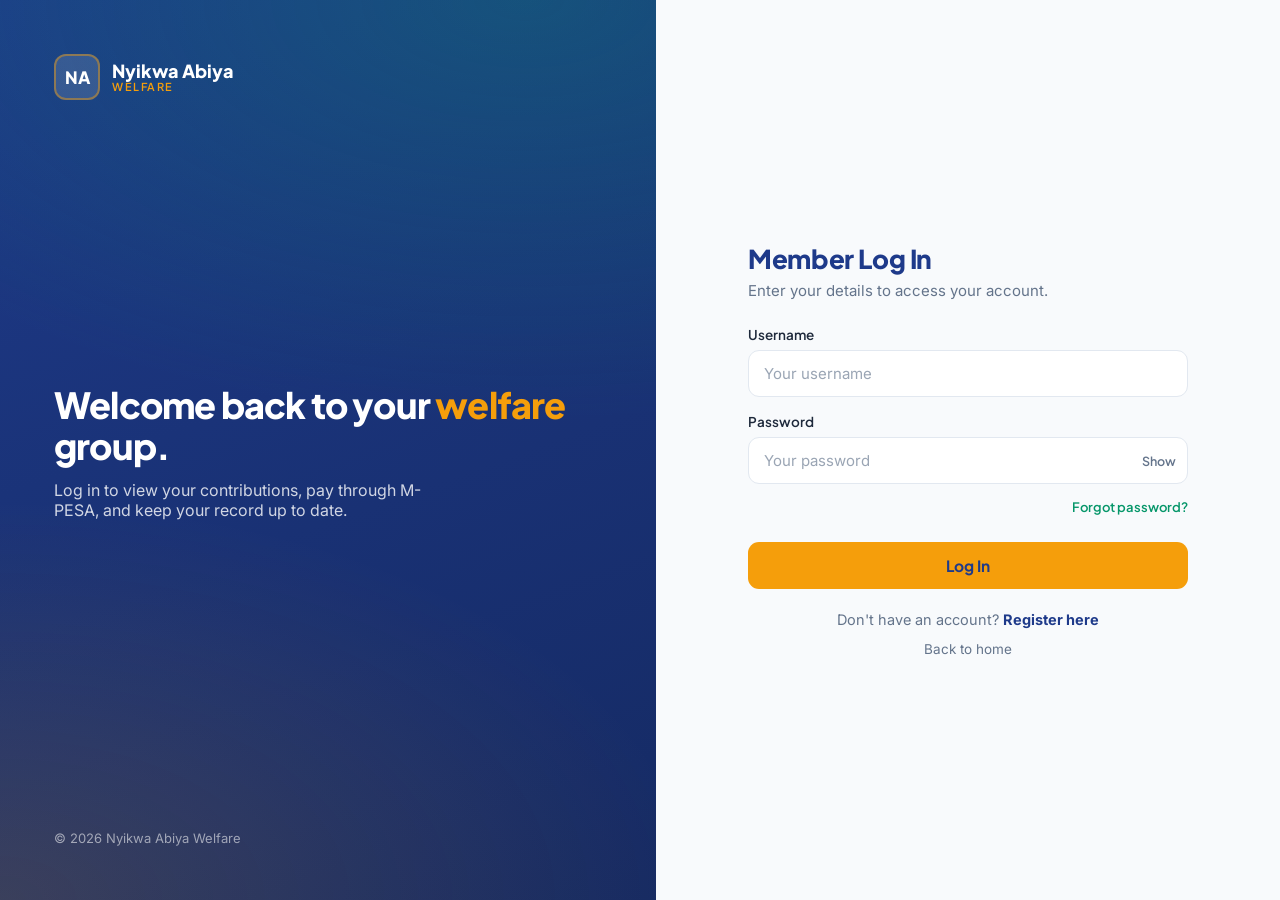
<file: frontend/staff/secretary/monthly_lists.html>
<!DOCTYPE html>
<html lang="en">
<head>
  <meta charset="UTF-8">
  <meta name="viewport" content="width=device-width, initial-scale=1.0">
  <title>Contribution Lists | Nyikwa Abiya Welfare</title>
  <link rel="stylesheet" href="../../css/secretary.css">
</head>
<body>
  <header class="topbar">
    <div class="brand">
      <span class="brand-mark">NA</span>
      <span class="brand-name">
        Nyikwa Abiya Welfare
        <span class="brand-role">Secretary</span>
      </span>
    </div>
    <div class="topbar-right">
      <span id="welcome" class="welcome"></span>
      <button id="logout-btn" class="btn btn-ghost" type="button">Log out</button>
    </div>
  </header>

  <main class="page">
    <p id="warning-message" class="alert alert-warning" role="alert"></p>

    <nav class="tabs no-print">
      <button class="tab active" type="button" data-tab="monthly">Monthly Contributions</button>
      <button class="tab" type="button" data-tab="special">Special Contributions</button>
    </nav>

    <!-- ============ MONTHLY TAB ============ -->
    <section id="tab-monthly" class="tab-panel">
      <section class="toolbar no-print">
        <div class="field">
          <label for="year-select">Year</label>
          <select id="year-select"></select>
        </div>
        <div class="field">
          <label for="month-select">Month</label>
          <select id="month-select"></select>
        </div>
        <div class="field field-search">
          <label for="search-input">Search member</label>
          <input id="search-input" type="search" placeholder="Name, username or phone" autocomplete="off">
        </div>
        <div class="toolbar-actions">
          <button id="print-btn" class="btn btn-blue" type="button">Print</button>
          <button id="download-btn" class="btn btn-orange" type="button">Download CSV</button>
        </div>
      </section>

      <div class="print-header">
        <h1>Nyikwa Abiya Welfare: Monthly Contribution List</h1>
        <p id="print-month"></p>
        <p id="print-date"></p>
      </div>

      <div class="month-heading">
        <h1 id="month-title">Loading...</h1>
        <span id="month-tag" class="month-tag" hidden></span>
      </div>

      <section class="cards" id="summary-cards" hidden>
        <div class="card">
          <h3>Members</h3>
          <p class="big-number" id="sum-members">—</p>
          <p class="card-note" id="sum-members-note"></p>
        </div>
        <div class="card">
          <h3>Contributions Expected</h3>
          <p class="big-number" id="sum-expected">—</p>
        </div>
        <div class="card">
          <h3>Contributions Collected</h3>
          <p class="big-number" id="sum-collected">—</p>
        </div>
        <div class="card accent">
          <h3>Still Outstanding</h3>
          <p class="big-number" id="sum-outstanding">—</p>
        </div>
        <div class="card">
          <h3>Penalties Charged</h3>
          <p class="big-number" id="sum-pen-charged">—</p>
          <p class="card-note" id="sum-pen-note"></p>
        </div>
        <div class="card">
          <h3>Penalties Collected</h3>
          <p class="big-number" id="sum-pen-collected">—</p>
        </div>
        <div class="card">
          <h3>Total Received</h3>
          <p class="big-number" id="sum-total">—</p>
          <p class="card-note">Contributions plus penalties.</p>
        </div>
      </section>

      <section class="panel" id="list-panel" hidden>
        <div class="panel-head">
          <h2>Members</h2>
          <p class="muted" id="showing-count"></p>
        </div>

        <div class="table-wrap">
          <table id="members-table">
            <thead>
              <tr>
                <th class="num">#</th>
                <th>Member</th>
                <th class="num">Due</th>
                <th class="num">Paid</th>
                <th>Contribution</th>
                <th class="num group-start">Penalty</th>
                <th class="num">Penalty Paid</th>
                <th>Penalty Status</th>
                <th class="num group-start">Total Paid</th>
                <th>Fully Paid On</th>
              </tr>
            </thead>
            <tbody></tbody>
            <tfoot></tfoot>
          </table>
        </div>

        <p id="no-members" class="empty-note" hidden>No members had joined by the end of this month.</p>
        <p id="no-results" class="empty-note" hidden>No member matches your search.</p>
      </section>
    </section>

    <!-- ============ SPECIAL TAB ============ -->
    <section id="tab-special" class="tab-panel" hidden>
      <section class="toolbar no-print">
        <div class="field field-wide">
          <label for="levy-select">Special contribution</label>
          <select id="levy-select"></select>
        </div>
        <div class="field field-search">
          <label for="levy-search-input">Search member</label>
          <input id="levy-search-input" type="search" placeholder="Name, username or phone" autocomplete="off">
        </div>
        <div class="toolbar-actions">
          <button id="levy-print-btn" class="btn btn-blue" type="button">Print</button>
          <button id="levy-download-btn" class="btn btn-orange" type="button">Download CSV</button>
        </div>
      </section>

      <div class="print-header">
        <h1>Nyikwa Abiya Welfare: Special Contribution List</h1>
        <p id="levy-print-name"></p>
        <p id="levy-print-date"></p>
      </div>

      <div class="month-heading">
        <h1 id="levy-title">Loading...</h1>
        <span id="levy-tag" class="month-tag" hidden></span>
      </div>
      <p class="muted levy-sub" id="levy-sub"></p>

      <section class="cards" id="levy-summary-cards" hidden>
        <div class="card">
          <h3>Members</h3>
          <p class="big-number" id="lsum-members">—</p>
          <p class="card-note" id="lsum-members-note"></p>
        </div>
        <div class="card">
          <h3>Expected</h3>
          <p class="big-number" id="lsum-expected">—</p>
        </div>
        <div class="card">
          <h3>Collected</h3>
          <p class="big-number" id="lsum-collected">—</p>
        </div>
        <div class="card accent">
          <h3>Outstanding</h3>
          <p class="big-number" id="lsum-outstanding">—</p>
        </div>
        <div class="card">
          <h3>Fines Charged</h3>
          <p class="big-number" id="lsum-fines-charged">—</p>
        </div>
        <div class="card">
          <h3>Fines Collected</h3>
          <p class="big-number" id="lsum-fines-collected">—</p>
        </div>
      </section>

      <section class="panel" id="levy-list-panel" hidden>
        <div class="panel-head">
          <h2>Members</h2>
          <p class="muted" id="levy-showing-count"></p>
        </div>

        <div class="table-wrap">
          <table id="levy-members-table">
            <thead>
              <tr>
                <th class="num">#</th>
                <th>Member</th>
                <th class="num">Due</th>
                <th class="num">Paid</th>
                <th class="num">Balance</th>
                <th class="num group-start">Fine</th>
                <th class="num">Fine Paid</th>
                <th>Status</th>
              </tr>
            </thead>
            <tbody></tbody>
            <tfoot></tfoot>
          </table>
        </div>

        <p id="levy-no-members" class="empty-note" hidden>No members owe this special contribution.</p>
        <p id="levy-no-results" class="empty-note" hidden>No member matches your search.</p>
      </section>

      <p id="levy-none" class="empty-note" hidden>No special contributions on record yet.</p>
    </section>
  </main>

  <script src="../../js/api.js"></script>
  <script src="../../js/secretary.js"></script>
</body>
</html>
</file>
<file: frontend/css/landing.css>
/* ------------------------------------------------------------------
   landing.css - styling for index.html (the landing page)
   Palette: deep blue, emerald, amber, off-white, white, slate, red.
   ------------------------------------------------------------------ */

:root {
  --deep-blue: #1E3A8A;
  --emerald: #059669;
  --amber: #F59E0B;
  --off-white: #F8FAFC;
  --white: #FFFFFF;
  --slate: #1E293B;
  --red: #DC2626;
  --deep-blue-dark: #152a63;
  --emerald-dark: #047857;
  --amber-dark: #D97706;
  --muted: #64748B;
  --line: #E2E8F0;
  --radius: 14px;
  --shadow: 0 18px 44px -24px rgba(30, 58, 138, 0.5);
}

* { box-sizing: border-box; margin: 0; padding: 0; }
html { scroll-behavior: smooth; }
body {
  font-family: 'Inter', system-ui, sans-serif;
  color: var(--slate);
  background: var(--off-white);
  line-height: 1.6;
  -webkit-font-smoothing: antialiased;
}
h1, h2, h3, h4, .brand-name, .btn, .tab { font-family: 'Plus Jakarta Sans', sans-serif; }
.wrap { max-width: 1140px; margin: 0 auto; padding: 0 24px; }

/* Header */
header {
  position: sticky; top: 0; z-index: 20;
  background: rgba(255,255,255,0.94);
  backdrop-filter: blur(10px);
  border-bottom: 1px solid var(--line);
}
.nav { max-width: 1140px; margin: 0 auto; padding: 13px 24px; display: flex; align-items: center; gap: 18px; }
.brand { display: flex; align-items: center; gap: 11px; text-decoration: none; }
.logo {
  width: 40px; height: 40px; border-radius: 11px;
  background: linear-gradient(135deg, var(--deep-blue), var(--emerald));
  display: grid; place-items: center; color: var(--white);
  font-family: 'Plus Jakarta Sans'; font-weight: 800; font-size: 15px;
  box-shadow: inset 0 0 0 2px rgba(245, 158, 11, 0.45);
}
.brand-name { font-weight: 800; font-size: 16px; color: var(--deep-blue); line-height: 1.1; }
.brand-name span { display: block; font-size: 10px; font-weight: 600; color: var(--emerald); letter-spacing: 1.5px; text-transform: uppercase; }

.tabs { display: flex; gap: 4px; background: var(--off-white); padding: 4px; border-radius: 999px; }
.tab { border: none; background: transparent; font-weight: 600; font-size: 14px; color: var(--muted); padding: 8px 18px; border-radius: 999px; cursor: pointer; transition: all 0.2s ease; }
.tab:hover { color: var(--deep-blue); }
.tab.active { background: var(--deep-blue); color: var(--white); }

.nav-right { margin-left: auto; display: flex; align-items: center; gap: 16px; }
.nav-login { text-decoration: none; font-weight: 600; font-size: 14px; color: var(--deep-blue); }
.nav-login:hover { color: var(--emerald); }
.nav-register {
  text-decoration: none; font-family: 'Plus Jakarta Sans'; font-weight: 700; font-size: 14px;
  color: var(--deep-blue); background: var(--amber); padding: 10px 22px; border-radius: 999px; transition: background 0.2s ease;
}
.nav-register:hover { background: var(--amber-dark); }

/* Hero */
.hero {
  background:
    radial-gradient(900px 440px at 85% -20%, rgba(5,150,105,0.10), transparent),
    radial-gradient(760px 420px at 0% 120%, rgba(245,158,11,0.10), transparent),
    var(--off-white);
  color: var(--slate); padding: 96px 0 104px; text-align: center;
  border-bottom: 1px solid var(--line);
}
.hero h1 { font-size: 48px; line-height: 1.1; font-weight: 800; letter-spacing: -1px; margin-bottom: 18px; color: var(--slate); }
.hero h1 .accent { color: var(--amber); }
.hero p { font-family: 'Plus Jakarta Sans', sans-serif; font-weight: 600; font-size: 18px; letter-spacing: -0.2px; line-height: 1.55; color: var(--deep-blue); max-width: 580px; margin: 0 auto; }

/* Green CTA */
.cta-band { background: #065F46; color: var(--white); text-align: center; padding: 56px 24px; }
.cta-band h2 { font-size: 28px; font-weight: 800; letter-spacing: -0.4px; margin-bottom: 22px; }
.btn { text-decoration: none; font-weight: 700; font-size: 15px; padding: 14px 30px; border-radius: 10px; cursor: pointer; border: none; transition: transform 0.15s ease, background 0.2s ease; display: inline-block; }
.btn:hover { transform: translateY(-2px); }
.cta-band .btn-amber { background: var(--amber); color: var(--deep-blue); }
.cta-band .btn-amber:hover { background: var(--amber-dark); }

/* Footer / Reach Us */
footer { background: var(--slate); color: rgba(255,255,255,0.86); padding: 56px 0 26px; }
.foot-grid { display: grid; grid-template-columns: 1.4fr 1fr; gap: 50px; padding-bottom: 32px; border-bottom: 1px solid rgba(255,255,255,0.12); }
.foot-brand { display: flex; align-items: center; gap: 11px; margin-bottom: 14px; }
.foot-brand .brand-name, .foot-brand .brand-name span { color: var(--white); }
.foot-brand .brand-name span { color: var(--amber); }
.foot-about p { color: rgba(255,255,255,0.68); font-size: 14.5px; max-width: 360px; }
.foot-col h4 { color: var(--white); font-size: 13px; text-transform: uppercase; letter-spacing: 1.5px; margin-bottom: 18px; }
.reach-line { font-size: 15px; margin-bottom: 14px; }
.reach-line b { color: var(--amber); font-family: 'Plus Jakarta Sans'; font-weight: 700; margin-right: 6px; }
.reach-line a { color: rgba(255,255,255,0.9); text-decoration: none; }
.reach-line a:hover { color: var(--amber); }
.copyright { text-align: center; padding-top: 22px; font-size: 13px; color: rgba(255,255,255,0.55); }

/* Responsive */
@media (max-width: 860px) {
  .foot-grid { grid-template-columns: 1fr; gap: 28px; }
  .hero h1 { font-size: 36px; }
  .nav { flex-wrap: wrap; row-gap: 12px; }
  .tabs { order: 3; width: 100%; justify-content: center; }
  .nav-right { margin-left: auto; }
}
@media (max-width: 480px) {
  .nav-login { display: none; }
  .hero { padding: 64px 0 72px; }
}
</file>
<file: frontend/css/auth.css>
/* ------------------------------------------------------------------
   auth.css - login and registration pages
   Colors: green and black for content, red only for errors.
   ------------------------------------------------------------------ */

:root {
  --green-dark: #1b5e20;
  --green: #2e7d32;
  --green-light: #e8f5e9;
  --black: #111111;
  --grey-text: #333333;
  --border: #c8d6c9;
  --white: #ffffff;
  --red: #c62828;
}

* {
  box-sizing: border-box;
}

body {
  margin: 0;
  min-height: 100vh;
  font-family: "Segoe UI", Arial, sans-serif;
  font-size: 14px;
  color: var(--black);
  background: var(--green-light);
  display: flex;
  justify-content: center;
  align-items: flex-start;   /* start at the top so tall forms never get clipped */
  padding: 32px 16px;
}

.auth-container {
  width: 100%;
  max-width: 400px;
  background: var(--white);
  border-top: 4px solid var(--green);
  border-radius: 8px;
  padding: 24px 24px 20px;
  box-shadow: 0 2px 10px rgba(0, 0, 0, 0.08);
}

.auth-container h2 {
  margin: 0 0 16px;
  font-size: 19px;
  font-weight: 600;
  color: var(--green-dark);
  text-align: center;
}

form {
  display: flex;
  flex-direction: column;
}

label {
  font-size: 13px;
  font-weight: 600;
  color: var(--black);
  margin: 10px 0 4px;
}

input {
  width: 100%;
  padding: 8px 10px;
  font-size: 14px;
  color: var(--black);
  background: var(--white);
  border: 1px solid var(--border);
  border-radius: 5px;
  outline: none;
  transition: border-color 0.15s;
}

input:focus {
  border-color: var(--green);
  box-shadow: 0 0 0 2px rgba(46, 125, 50, 0.15);
}

input::placeholder {
  color: #7a7a7a;
}

/* A field Django rejected */
input.invalid {
  border-color: var(--red);
}

button {
  margin-top: 18px;
  padding: 10px;
  font-size: 14px;
  font-weight: 600;
  color: var(--white);
  background: var(--green);
  border: none;
  border-radius: 5px;
  cursor: pointer;
  transition: background 0.15s;
}

button:hover {
  background: var(--green-dark);
}

button:disabled {
  background: #9e9e9e;
  cursor: not-allowed;
}

/* Error text: the only place red appears */
.error {
  margin: 0 0 8px;
  font-size: 13px;
  color: var(--red);
  text-align: center;
}

.error:empty {
  display: none;
}

.field-error {
  min-height: 0;
  margin-top: 3px;
  font-size: 12px;
  color: var(--red);
}

.field-error:empty {
  display: none;
}

/* Success messages, if a page shows one */
.success {
  margin: 0 0 8px;
  font-size: 13px;
  color: var(--green-dark);
  text-align: center;
}

.auth-container p {
  margin: 14px 0 0;
  font-size: 13px;
  color: var(--grey-text);
  text-align: center;
}

.auth-container a {
  color: var(--green);
  font-weight: 600;
  text-decoration: none;
}

.auth-container a:hover {
  color: var(--green-dark);
  text-decoration: underline;
}

/* Small phones */
@media (max-width: 420px) {
  body {
    padding: 16px 10px;
  }

  .auth-container {
    padding: 18px 16px 16px;
  }
}


/* ------------------------------------------------------------------
   Forgot password and login additions
   ------------------------------------------------------------------ */

.auth-container .forgot-link {
  margin: 6px 0 0;
  text-align: right;
  font-size: 12px;
}

.step-indicator {
  margin: -8px 0 12px;
  text-align: center;
  font-size: 12px;
  color: var(--grey-text);
}

.auth-container .hint {
  margin: 6px 0 0;
  font-size: 12px;
  color: var(--grey-text);
  text-align: left;
}

.channel-option {
  display: flex;
  align-items: center;
  gap: 10px;
  margin: 8px 0 0;
  padding: 10px 12px;
  border: 1px solid var(--border);
  border-radius: 6px;
  font-weight: 400;
  cursor: pointer;
}

.channel-option input {
  width: auto;
  margin: 0;
  accent-color: var(--green);
}

.channel-option:has(input:checked) {
  border-color: var(--green);
  background: var(--green-light);
}

.code-input {
  text-align: center;
  letter-spacing: 8px;
  font-size: 20px;
}

.auth-container .countdown {
  margin: 10px 0 0;
  font-size: 13px;
  font-weight: 600;
  color: var(--green-dark);
  text-align: center;
}

.auth-container .countdown.expired { color: var(--red); }

.button-secondary {
  background: var(--white);
  color: var(--green);
  border: 1px solid var(--green);
}

.button-secondary:hover { background: var(--green-light); }

.text-link {
  margin-top: 10px;
  padding: 4px;
  background: none;
  color: var(--green);
  font-weight: 600;
  font-size: 13px;
}

.text-link:hover { background: none; text-decoration: underline; }

.button-link {
  display: block;
  margin-top: 16px;
  padding: 10px;
  border-radius: 5px;
  background: var(--green);
  color: var(--white) !important;
  text-align: center;
  font-weight: 600;
  text-decoration: none !important;
}

.button-link:hover { background: var(--green-dark); }
</file>
<file: frontend/css/auth-ui.css>
/* ------------------------------------------------------------------
   auth-ui.css - shared styling for login.html and register.html
   Palette: deep blue, emerald, amber, off-white, white, slate, red.
   ------------------------------------------------------------------ */

:root {
  --deep-blue: #1E3A8A;
  --emerald: #059669;
  --amber: #F59E0B;
  --off-white: #F8FAFC;
  --white: #FFFFFF;
  --slate: #1E293B;
  --red: #DC2626;
  --deep-blue-dark: #152a63;
  --amber-dark: #D97706;
  --muted: #64748B;
  --line: #E2E8F0;
}

* { box-sizing: border-box; margin: 0; padding: 0; }
body { font-family: 'Inter', system-ui, sans-serif; color: var(--slate); background: var(--off-white); -webkit-font-smoothing: antialiased; }
h1, h2, h3, .brand-name, button, label { font-family: 'Plus Jakarta Sans', sans-serif; }

.auth-wrap { display: flex; min-height: 100vh; }

/* Left brand panel */
.brand-panel {
  flex: 1;
  background:
    radial-gradient(800px 420px at 80% 0%, rgba(5,150,105,0.28), transparent),
    radial-gradient(700px 400px at 0% 100%, rgba(245,158,11,0.16), transparent),
    linear-gradient(160deg, var(--deep-blue), var(--deep-blue-dark));
  color: var(--white); padding: 54px;
  display: flex; flex-direction: column; justify-content: space-between;
}
.brand { display: flex; align-items: center; gap: 12px; text-decoration: none; }
.logo {
  width: 46px; height: 46px; border-radius: 12px; background: rgba(255,255,255,0.12);
  display: grid; place-items: center; color: var(--white);
  font-family: 'Plus Jakarta Sans'; font-weight: 800; font-size: 17px;
  box-shadow: inset 0 0 0 2px rgba(245,158,11,0.45);
}
.brand-name { font-weight: 800; font-size: 18px; line-height: 1.1; color: var(--white); }
.brand-name span { display: block; font-size: 11px; font-weight: 600; color: var(--amber); letter-spacing: 1.5px; text-transform: uppercase; }
.panel-mid h1 { font-size: 36px; font-weight: 800; letter-spacing: -0.8px; line-height: 1.15; margin-bottom: 14px; }
.panel-mid h1 .accent { color: var(--amber); }
.panel-mid p { color: rgba(255,255,255,0.8); font-size: 16px; max-width: 380px; margin-bottom: 26px; }
.perk { display: flex; align-items: center; gap: 10px; font-size: 14.5px; color: rgba(255,255,255,0.9); margin-bottom: 12px; }
.perk .tick { width: 22px; height: 22px; border-radius: 50%; background: var(--emerald); display: grid; place-items: center; flex-shrink: 0; }
.perk .tick svg { width: 13px; height: 13px; color: #fff; }
.panel-foot { font-size: 13px; color: rgba(255,255,255,0.55); }

/* Right form panel */
.form-panel { flex: 1.05; display: grid; place-items: center; padding: 44px 24px; }
.form-card { width: 100%; max-width: 440px; }
.form-logo { display: none; }
.form-card h2 { font-size: 26px; font-weight: 800; color: var(--deep-blue); letter-spacing: -0.4px; margin-bottom: 6px; }
.form-card .lead { color: var(--muted); font-size: 15px; margin-bottom: 26px; }

.row2 { display: grid; grid-template-columns: 1fr 1fr; gap: 14px; }
.field { margin-bottom: 16px; }
label { display: block; font-size: 13.5px; font-weight: 600; color: var(--slate); margin-bottom: 7px; }
.input-wrap { position: relative; }
input {
  width: 100%; font-family: 'Inter', sans-serif; font-size: 15px; color: var(--slate);
  background: var(--white); border: 1.5px solid var(--line); border-radius: 11px;
  padding: 13px 15px; transition: border-color 0.18s ease, box-shadow 0.18s ease;
}
input::placeholder { color: #9aa5b4; }
input:focus { outline: none; border-color: var(--deep-blue); box-shadow: 0 0 0 4px rgba(30,58,138,0.12); }
input.invalid { border-color: var(--red); box-shadow: 0 0 0 4px rgba(220,38,38,0.12); }
.toggle {
  position: absolute; right: 12px; top: 50%; transform: translateY(-50%);
  background: none; border: none; cursor: pointer; color: var(--muted);
  font-family: 'Plus Jakarta Sans'; font-size: 12.5px; font-weight: 600;
}
.toggle:hover { color: var(--deep-blue); }

/* Top error bar: shown only when auth.js fills it */
.error {
  background: rgba(220,38,38,0.08); border: 1px solid rgba(220,38,38,0.25);
  color: var(--red); font-size: 13.5px; padding: 11px 14px; border-radius: 10px; margin-bottom: 18px;
}
.error:empty { display: none; }

/* Per-field error: shown only when auth.js fills it */
.field-error { display: block; color: var(--red); font-size: 12.5px; font-weight: 500; margin-top: 6px; }
.field-error:empty { display: none; }

/* Success message, if auth.js shows one */
.success { color: var(--emerald); font-size: 13.5px; text-align: center; margin-bottom: 16px; font-weight: 600; }
.success:empty { display: none; }

.forgot { text-align: right; margin: -4px 0 20px; }
.forgot a { font-size: 13px; font-weight: 600; color: var(--emerald); text-decoration: none; font-family: 'Plus Jakarta Sans', sans-serif; }
.forgot a:hover { color: var(--deep-blue); }

button[type="submit"] {
  width: 100%; border: none; cursor: pointer; font-weight: 700; font-size: 15.5px;
  background: var(--amber); color: var(--deep-blue);
  padding: 14px; border-radius: 11px; margin-top: 6px; transition: background 0.2s ease, transform 0.15s ease;
}
button[type="submit"]:hover { background: var(--amber-dark); transform: translateY(-1px); }
button[type="submit"]:disabled { background: #cbd5e1; color: var(--muted); cursor: not-allowed; transform: none; }

.alt { text-align: center; margin-top: 22px; font-size: 14.5px; color: var(--muted); }
.alt a { color: var(--deep-blue); font-weight: 700; text-decoration: none; }
.alt a:hover { color: var(--emerald); }
.back { text-align: center; margin-top: 10px; }
.back a { color: var(--muted); font-size: 13.5px; text-decoration: none; }
.back a:hover { color: var(--deep-blue); }

@media (max-width: 860px) {
  .brand-panel { display: none; }
  .form-logo { display: flex; justify-content: center; margin-bottom: 26px; }
  .form-card h2, .form-card .lead { text-align: center; }
}
@media (max-width: 420px) {
  .row2 { grid-template-columns: 1fr; gap: 0; }
}
</file>
<file: frontend/css/member.css>
/* ------------------------------------------------------------------
   member.css - member dashboard
   Palette: deep blue, emerald, amber, off-white, white, slate, red.
   ------------------------------------------------------------------ */

:root {
  --deep-blue: #1E3A8A;
  --deep-blue-dark: #152a63;
  --emerald: #059669;
  --emerald-dark: #047857;
  --amber: #F59E0B;
  --amber-dark: #D97706;
  --off-white: #F8FAFC;
  --white: #FFFFFF;
  --slate: #1E293B;
  --slate-dark: #0f172a;
  --red: #DC2626;
  --muted: #64748B;
  --line: #E8ECF2;
  --grey-soft: #eef1f5;
  --shadow-sm: 0 1px 2px rgba(15, 23, 42, 0.04), 0 6px 18px -12px rgba(30, 58, 138, 0.25);
  --shadow-lg: 0 24px 60px -30px rgba(30, 58, 138, 0.5);
}

* { box-sizing: border-box; }
body { margin: 0; background: #eef2f8; font-family: 'Inter', system-ui, sans-serif; color: var(--slate); -webkit-font-smoothing: antialiased; }
h1, h2, h3, h4, .brand-name, .btn, .big-number, .menu-item, th { font-family: 'Plus Jakarta Sans', sans-serif; }

/* ----- Top bar ----- */
.topbar { background: var(--slate); color: #fff; display: flex; align-items: center; justify-content: space-between; padding: 14px 24px; position: sticky; top: 0; z-index: 40; box-shadow: 0 2px 14px rgba(15, 23, 42, 0.25); }
.brand { display: flex; align-items: center; gap: 11px; }
.brand-mark { width: 38px; height: 38px; border-radius: 10px; background: linear-gradient(135deg, rgba(255,255,255,0.2), var(--emerald)); display: grid; place-items: center; font-weight: 800; font-size: 14px; color: #fff; box-shadow: inset 0 0 0 2px rgba(245,158,11,0.5); }
.brand-name { font-weight: 800; font-size: 16px; }
.topbar-right { display: flex; align-items: center; gap: 12px; }
.welcome { font-size: 14px; color: rgba(255,255,255,0.88); font-weight: 500; }

/* ----- Buttons ----- */
.btn { font-weight: 700; border: none; border-radius: 10px; cursor: pointer; padding: 10px 18px; font-size: 14px; transition: background 0.18s ease, transform 0.15s ease, box-shadow 0.18s ease; }
.btn:hover { transform: translateY(-1px); }
.btn-pay { background: #43B02A; color: #fff; box-shadow: 0 10px 24px -12px rgba(67, 176, 42, 0.85); }
.btn-pay:hover { background: #379420; }
.btn-pay:disabled { background: #cbd5e1; color: var(--muted); cursor: not-allowed; transform: none; box-shadow: none; }
.btn-lg { padding: 15px 40px; font-size: 16px; }
.btn-small { padding: 6px 14px; font-size: 13px; }
.btn-block { width: 100%; }
.btn-ghost { background: rgba(255,255,255,0.08); color: #fff; border: 1px solid rgba(255,255,255,0.35); }
.btn-ghost:hover { background: rgba(255,255,255,0.16); }
.btn-menu { background: var(--amber); color: var(--slate-dark); }
.btn-menu:hover { background: var(--amber-dark); color: #fff; }

/* ----- Dropdown menu ----- */
.menu { position: relative; }
.menu-list { position: absolute; right: 0; top: calc(100% + 10px); background: #fff; border: 1px solid var(--line); border-radius: 14px; box-shadow: var(--shadow-lg); min-width: 250px; padding: 7px; z-index: 50; }
.menu-list[hidden] { display: none; }
.menu-item { display: block; width: 100%; text-align: left; background: none; border: none; padding: 12px 14px; border-radius: 9px; font-weight: 600; font-size: 14px; color: var(--slate); cursor: pointer; }
.menu-item:hover { background: var(--off-white); color: var(--deep-blue); }
.menu-item.active { background: var(--deep-blue); color: #fff; }

/* ----- Layout ----- */
.dashboard { max-width: 1060px; margin: 0 auto; padding: 30px 20px 64px; }
.view { display: none; }
.view.active { display: block; animation: fade 0.3s ease; }
@keyframes fade { from { opacity: 0; transform: translateY(8px); } to { opacity: 1; transform: none; } }

/* ----- Alerts ----- */
.alert { border-radius: 11px; padding: 12px 15px; font-size: 14px; margin-bottom: 18px; }
.alert-error { background: rgba(220,38,38,0.08); border: 1px solid rgba(220,38,38,0.25); color: var(--red); }
.alert-success { background: rgba(5,150,105,0.1); border: 1px solid rgba(5,150,105,0.25); color: var(--emerald-dark); }
.alert:empty { display: none; }

/* ----- Cards ----- */
.cards { display: grid; grid-template-columns: repeat(4, 1fr); gap: 18px; margin-bottom: 30px; }
.card { background: #fff; border: 1px solid var(--line); border-radius: 16px; padding: 22px; box-shadow: var(--shadow-sm); transition: transform 0.18s ease, box-shadow 0.18s ease; }
.card:hover { transform: translateY(-3px); box-shadow: var(--shadow-lg); }
.card h3 { font-size: 11.5px; text-transform: uppercase; letter-spacing: 0.6px; font-weight: 700; color: var(--muted); margin: 0 0 10px; }
.big-number { font-size: 28px; font-weight: 800; color: var(--slate); margin: 0 0 6px; letter-spacing: -0.5px; }
.card-note { font-size: 12.5px; color: var(--muted); margin: 0; line-height: 1.5; }

/* Only Total You Owe stands out */
#owed-card.attention .big-number { color: var(--red); }
#owed-card.clear .big-number { color: var(--emerald-dark); }

.home-actions { text-align: center; margin-top: 4px; }

/* ----- Panels and tables ----- */
.panel { background: #fff; border: 1px solid var(--line); border-radius: 16px; padding: 24px; box-shadow: var(--shadow-sm); }
.panel-head { margin-bottom: 18px; }
.panel h2 { font-size: 20px; color: var(--deep-blue); font-weight: 800; margin: 0; padding-bottom: 12px; border-bottom: 1px solid var(--line); }
.muted { color: var(--muted); font-size: 13.5px; margin: 8px 0 0; }
.table-wrap { overflow-x: auto; }
table { width: 100%; border-collapse: collapse; font-size: 14px; }
thead th { text-align: left; font-size: 11.5px; text-transform: uppercase; letter-spacing: 0.5px; color: var(--muted); font-weight: 700; padding: 10px 12px; background: var(--off-white); border-bottom: 1px solid var(--line); white-space: nowrap; }
thead th:first-child { border-top-left-radius: 8px; }
thead th:last-child { border-top-right-radius: 8px; }
td { padding: 13px 12px; border-bottom: 1px solid var(--line); color: var(--slate); vertical-align: top; }
tbody tr:hover { background: #fafbfd; }
th.num, td.num { text-align: right; }
td.owed { color: var(--red); font-weight: 700; }
tfoot td { font-weight: 700; border-top: 2px solid var(--line); border-bottom: none; background: var(--off-white); }
.sub-note { display: block; font-size: 12px; color: var(--muted); margin-top: 3px; }
.empty-note { color: var(--muted); font-style: italic; padding: 16px 2px 2px; margin: 0; }

.levy-reason { font-weight: 600; color: var(--slate); }
.tag-closed { display: inline-block; margin-left: 8px; font-size: 11px; background: var(--grey-soft); color: var(--muted); padding: 2px 8px; border-radius: 999px; vertical-align: middle; }

/* ----- Badges ----- */
.badge { display: inline-block; padding: 4px 11px; border-radius: 999px; font-size: 12px; font-weight: 700; }
.badge-green { background: rgba(5,150,105,0.13); color: var(--emerald-dark); }
.badge-orange { background: rgba(245,158,11,0.18); color: var(--amber-dark); }
.badge-grey { background: var(--grey-soft); color: var(--muted); }
.badge-dark { background: rgba(30,58,138,0.12); color: var(--deep-blue); }

/* ----- Payment modal ----- */
.overlay { position: fixed; inset: 0; background: rgba(15,23,42,0.58); display: grid; place-items: center; padding: 20px; z-index: 100; }
.overlay[hidden] { display: none; }
.modal { background: #fff; border-radius: 18px; width: 100%; max-width: 440px; padding: 26px; box-shadow: 0 30px 60px -20px rgba(0,0,0,0.45); }
.modal-head { display: flex; justify-content: space-between; align-items: center; margin-bottom: 8px; }
.modal-head h2 { font-size: 20px; color: var(--deep-blue); font-weight: 800; margin: 0; }
.icon-btn { background: none; border: none; font-size: 26px; color: var(--muted); cursor: pointer; line-height: 1; }
.icon-btn:hover { color: var(--slate); }
#pay-form label { display: block; font-size: 13px; font-weight: 600; color: var(--slate); margin: 15px 0 6px; }
#pay-form input, #pay-form select { width: 100%; font-family: 'Inter', sans-serif; font-size: 15px; padding: 12px 14px; border: 1.5px solid var(--line); border-radius: 11px; color: var(--slate); background: #fff; }
#pay-form input:focus, #pay-form select:focus { outline: none; border-color: var(--deep-blue); box-shadow: 0 0 0 4px rgba(30,58,138,0.12); }
#pay-form input.invalid { border-color: var(--red); box-shadow: 0 0 0 4px rgba(220,38,38,0.12); }
.hint { display: block; font-size: 12px; color: var(--muted); margin-top: 5px; }
.field-error { display: block; font-size: 12.5px; color: var(--red); margin-top: 5px; }
.field-error:empty { display: none; }
.pay-status { margin-top: 15px; padding: 12px 14px; border-radius: 11px; font-size: 13.5px; font-weight: 500; }
.pay-status.waiting { background: rgba(30,58,138,0.08); color: var(--deep-blue); }
.pay-status.error { background: rgba(220,38,38,0.08); color: var(--red); }
.pay-status.success { background: rgba(5,150,105,0.1); color: var(--emerald-dark); }
.pay-status[hidden] { display: none; }
#pay-send { margin-top: 20px; }

/* ----- Responsive ----- */
@media (max-width: 860px) {
  .cards { grid-template-columns: 1fr 1fr; }
  .welcome { display: none; }
}
@media (max-width: 520px) {
  .cards { grid-template-columns: 1fr; }
  .brand-name { font-size: 14px; }
  .topbar { padding: 12px 16px; }
  .dashboard { padding: 22px 14px 54px; }
}
</file>
<file: frontend/css/chair.css>
/* ------------------------------------------------------------------
   chair.css - chairperson pages
   Sky blue, orange, deep blue and black on white.
   Red only for special warnings.
   ------------------------------------------------------------------ */

:root {
  --deep: #0b2a5b;
  --deep-mid: #173f7a;
  --sky: #29a8e0;
  --sky-mid: #4fc3f7;
  --sky-light: #e1f5fe;
  --orange: #e65100;
  --orange-mid: #ef6c00;
  --orange-light: #fff3e0;
  --black: #111111;
  --grey: #555555;
  --grey-light: #eeeeee;
  --border: #d7e3ee;
  --bg: #f4f8fc;
  --white: #ffffff;
  --red: #c62828;
  --red-light: #fdecea;
}

* { box-sizing: border-box; }
[hidden] { display: none !important; }

body {
  margin: 0;
  font-family: "Segoe UI", Arial, sans-serif;
  font-size: 14px;
  color: var(--black);
  background: var(--bg);
}

/* ----- Top bar ----------------------------------------------------- */

.topbar {
  display: flex;
  align-items: center;
  justify-content: space-between;
  gap: 12px;
  padding: 12px 24px;
  background: var(--deep);
  border-bottom: 3px solid var(--sky);
}

.brand { display: flex; align-items: center; gap: 10px; }

.brand-mark {
  display: inline-flex;
  align-items: center;
  justify-content: center;
  width: 34px;
  height: 34px;
  border-radius: 8px;
  background: var(--orange-mid);
  color: var(--white);
  font-weight: 700;
  font-size: 13px;
}

.brand-name { color: var(--white); font-size: 17px; font-weight: 600; }
.brand-role { display: block; color: var(--sky-mid); font-size: 11px; font-weight: 600; }

.topbar-right { display: flex; align-items: center; gap: 14px; }
.welcome { color: #d6e4f5; font-size: 13px; }

/* ----- Buttons ----------------------------------------------------- */

.btn {
  border: none;
  border-radius: 6px;
  padding: 8px 14px;
  font-size: 13px;
  font-weight: 600;
  cursor: pointer;
  white-space: nowrap;
  transition: background 0.15s;
}

.btn:disabled { background: #b0bec5; color: var(--white); cursor: not-allowed; }

.btn-ghost { background: transparent; color: var(--white); border: 1px solid #3c5a8c; }
.btn-ghost:hover { border-color: var(--sky); }

.btn-deep { background: var(--deep); color: var(--white); }
.btn-deep:hover:not(:disabled) { background: var(--deep-mid); }

.btn-sky { background: var(--sky); color: var(--white); }
.btn-sky:hover:not(:disabled) { background: #1e8fc2; }

.btn-orange { background: var(--orange-mid); color: var(--white); }
.btn-orange:hover:not(:disabled) { background: var(--orange); }

.btn-outline { background: var(--white); color: var(--deep); border: 1px solid var(--border); }
.btn-outline:hover:not(:disabled) { border-color: var(--sky); color: var(--sky); }

.btn-warn { background: var(--white); color: var(--red); border: 1px solid #f1b8b8; }
.btn-warn:hover:not(:disabled) { background: var(--red-light); }

.btn-danger { background: var(--red); color: var(--white); }
.btn-danger:hover:not(:disabled) { background: #a61f1f; }

.btn-small { padding: 5px 10px; font-size: 12px; }

/* ----- Layout ------------------------------------------------------ */

.page { max-width: 1200px; margin: 0 auto; padding: 20px 16px 48px; }

.alert { margin: 0 0 14px; padding: 10px 14px; border-radius: 6px; font-size: 13px; }
.alert:empty { display: none; }
.alert-warning { background: var(--red-light); color: var(--red); border-left: 4px solid var(--red); }
.alert-notice { background: var(--sky-light); color: var(--deep); border-left: 4px solid var(--sky); }

/* ----- Tabs -------------------------------------------------------- */

.tabs {
  display: flex;
  gap: 4px;
  margin-bottom: 18px;
  border-bottom: 2px solid var(--border);
  overflow-x: auto;
  overflow-y: hidden;
}



.tab {
  padding: 10px 16px;
  border: none;
  border-bottom: 3px solid transparent;
  margin-bottom: -2px;
  background: none;
  color: var(--grey);
  font-size: 14px;
  font-weight: 600;
  cursor: pointer;
  white-space: nowrap;
}

.tab:hover { color: var(--deep); }
.tab.active { color: var(--deep); border-bottom-color: var(--orange-mid); }

/* ----- Panels and toolbar ------------------------------------------ */

.panel {
  background: var(--white);
  border-radius: 8px;
  padding: 16px 18px;
  margin-bottom: 18px;
  box-shadow: 0 1px 4px rgba(0, 0, 0, 0.06);
}

.panel-head {
  display: flex;
  align-items: flex-start;
  justify-content: space-between;
  flex-wrap: wrap;
  gap: 10px;
  margin-bottom: 12px;
}

.panel h2 { margin: 0; font-size: 16px; color: var(--deep); }
.muted { margin: 4px 0 0; font-size: 12px; color: var(--grey); }

.toolbar { display: flex; flex-wrap: wrap; align-items: center; gap: 10px; margin-bottom: 12px; }

.segmented { display: inline-flex; border: 1px solid var(--border); border-radius: 6px; overflow: hidden; }
.segmented button {
  padding: 7px 14px;
  border: none;
  background: var(--white);
  color: var(--grey);
  font-size: 13px;
  font-weight: 600;
  cursor: pointer;
}
.segmented button.active { background: var(--deep); color: var(--white); }

.search-input {
  flex: 1;
  min-width: 180px;
  padding: 8px 10px;
  font-size: 14px;
  border: 1px solid var(--border);
  border-radius: 6px;
  outline: none;
}
.search-input:focus { border-color: var(--sky); box-shadow: 0 0 0 2px rgba(41, 168, 224, 0.15); }

/* ----- Cards ------------------------------------------------------- */

.cards {
  display: grid;
  grid-template-columns: repeat(auto-fit, minmax(170px, 1fr));
  gap: 12px;
  margin-bottom: 16px;
}

.card {
  background: var(--white);
  border-radius: 8px;
  padding: 12px 14px;
  border-top: 4px solid var(--sky);
  box-shadow: 0 1px 4px rgba(0, 0, 0, 0.06);
}

.card h3 {
  margin: 0 0 6px;
  font-size: 11px;
  font-weight: 600;
  text-transform: uppercase;
  letter-spacing: 0.04em;
  color: var(--grey);
}

.card .big-number { margin: 0; font-size: 20px; font-weight: 700; color: var(--deep); }
.card .card-note { margin: 4px 0 0; font-size: 11px; color: var(--grey); }
.card.accent { border-top-color: var(--orange-mid); }
.card.accent .big-number { color: var(--orange); }

/* ----- Tables ------------------------------------------------------ */

.table-wrap { overflow-x: auto; }
table { width: 100%; border-collapse: collapse; font-size: 13px; }

thead th {
  background: var(--deep);
  color: var(--white);
  text-align: left;
  font-size: 12px;
  font-weight: 600;
  padding: 9px 10px;
  white-space: nowrap;
}

td { padding: 9px 10px; border-bottom: 1px solid var(--grey-light); vertical-align: top; }
tbody tr:nth-child(even) { background: #f9fbfe; }
tbody tr:hover { background: var(--sky-light); }
tr.is-inactive td { color: #888; }

th.num, td.num { text-align: right; white-space: nowrap; }
td.actions { white-space: nowrap; text-align: right; }

.strong { font-weight: 600; color: var(--black); }
.sub-note { display: block; margin-top: 2px; font-size: 11px; color: var(--grey); font-weight: 400; }
.empty-note { margin: 12px 0 0; font-size: 13px; color: var(--grey); font-style: italic; }

/* ----- Badges ------------------------------------------------------ */

.badge {
  display: inline-block;
  padding: 2px 9px;
  border-radius: 999px;
  font-size: 11px;
  font-weight: 600;
  white-space: nowrap;
}

.badge-active, .badge-paid { background: var(--sky-light); color: var(--deep); }
.badge-partial { background: var(--orange-light); color: var(--orange); }
.badge-unpaid, .badge-closed, .badge-cancelled { background: var(--grey-light); color: var(--grey); }
.badge-overdue, .badge-deactivated { background: var(--red-light); color: var(--red); }
.badge-role { background: #e8eef9; color: var(--deep); }
.badge-you { background: var(--orange-light); color: var(--orange); }

/* ----- Forms ------------------------------------------------------- */

.form-grid { display: grid; grid-template-columns: repeat(auto-fit, minmax(200px, 1fr)); gap: 12px 16px; }

.field { display: flex; flex-direction: column; gap: 4px; }
.field.full { grid-column: 1 / -1; }

.field label { font-size: 12px; font-weight: 600; color: var(--deep); }

.field input,
.field select,
.field textarea {
  padding: 8px 10px;
  font-size: 14px;
  font-family: inherit;
  color: var(--black);
  background: var(--white);
  border: 1px solid var(--border);
  border-radius: 6px;
  outline: none;
}

.field textarea { min-height: 70px; resize: vertical; }

.field input:focus,
.field select:focus,
.field textarea:focus { border-color: var(--sky); box-shadow: 0 0 0 2px rgba(41, 168, 224, 0.15); }

.field input:disabled { background: var(--grey-light); color: var(--grey); }
.field input.invalid, .field textarea.invalid, .field select.invalid { border-color: var(--red); }

.hint { font-size: 11px; color: var(--grey); }
.field-error { font-size: 12px; color: var(--red); }
.field-error:empty { display: none; }

.form-actions { display: flex; justify-content: flex-end; gap: 8px; margin-top: 16px; }

.note-box {
  margin: 12px 0 0;
  padding: 10px 12px;
  border-radius: 6px;
  background: var(--orange-light);
  color: var(--orange);
  font-size: 12px;
}

/* ----- Modals ------------------------------------------------------ */

.overlay {
  position: fixed;
  inset: 0;
  z-index: 100;
  display: flex;
  align-items: flex-start;
  justify-content: center;
  padding: 50px 16px 16px;
  background: rgba(11, 42, 91, 0.45);
  overflow-y: auto;
}

.modal {
  width: 100%;
  max-width: 520px;
  padding: 18px 22px 20px;
  border-radius: 10px;
  border-top: 4px solid var(--orange-mid);
  background: var(--white);
  box-shadow: 0 10px 30px rgba(0, 0, 0, 0.25);
}

.modal.warning { border-top-color: var(--red); }

.modal-head { display: flex; align-items: center; justify-content: space-between; margin-bottom: 12px; }
.modal h3 { margin: 0; font-size: 17px; color: var(--deep); }
.modal p { margin: 0 0 10px; font-size: 13px; color: var(--black); }

.icon-btn {
  border: none;
  background: none;
  font-size: 24px;
  line-height: 1;
  color: var(--grey);
  cursor: pointer;
}
.icon-btn:hover { color: var(--black); }

.modal-error {
  margin: 10px 0 0;
  padding: 8px 10px;
  border-radius: 6px;
  background: var(--red-light);
  color: var(--red);
  font-size: 12px;
}
.modal-error:empty { display: none; }

/* ----- Levy detail ------------------------------------------------- */

.detail-head { display: flex; justify-content: space-between; align-items: flex-start; flex-wrap: wrap; gap: 10px; }
.detail-actions { display: flex; flex-wrap: wrap; gap: 8px; }
.facts { display: flex; flex-wrap: wrap; gap: 18px; margin: 8px 0 14px; font-size: 13px; }
.facts span { color: var(--grey); }
.facts strong { color: var(--black); }

/* ----- Small screens ----------------------------------------------- */

@media (max-width: 700px) {
  .topbar { padding: 10px 14px; }
  .welcome { display: none; }
  .panel { padding: 14px; }
  .toolbar .btn { width: 100%; }
}
</file>
<file: frontend/css/secretary.css>
/* ------------------------------------------------------------------
   secretary.css - secretary pages
   Deep blue, orange, black and white. Red only for special warnings.
   ------------------------------------------------------------------ */

:root {
  --blue-deep: #0b2a5b;
  --blue: #14428f;
  --blue-light: #e8eef9;
  --orange: #e65100;
  --orange-mid: #ef6c00;
  --orange-light: #fff3e0;
  --black: #111111;
  --grey: #555555;
  --grey-light: #eeeeee;
  --border: #dde3ee;
  --bg: #f5f7fb;
  --white: #ffffff;
  --red: #c62828;
  --red-light: #fdecea;
}

* { box-sizing: border-box; }
[hidden] { display: none !important; }

body {
  margin: 0;
  font-family: "Segoe UI", Arial, sans-serif;
  font-size: 14px;
  color: var(--black);
  background: var(--bg);
}

/* ----- Top bar ----------------------------------------------------- */

.topbar {
  display: flex;
  align-items: center;
  justify-content: space-between;
  gap: 12px;
  padding: 12px 24px;
  background: var(--blue-deep);
  border-bottom: 3px solid var(--orange-mid);
}

.brand { display: flex; align-items: center; gap: 10px; }

.brand-mark {
  display: inline-flex;
  align-items: center;
  justify-content: center;
  width: 34px;
  height: 34px;
  border-radius: 8px;
  background: var(--orange-mid);
  color: var(--white);
  font-weight: 700;
  font-size: 13px;
}

.brand-name { color: var(--white); font-size: 17px; font-weight: 600; }
.brand-role { display: block; color: #b9c8e6; font-size: 11px; font-weight: 400; }

.topbar-right { display: flex; align-items: center; gap: 14px; }
.welcome { color: #d6e0f3; font-size: 13px; }

/* ----- Buttons ----------------------------------------------------- */

.btn {
  border: none;
  border-radius: 6px;
  padding: 8px 14px;
  font-size: 13px;
  font-weight: 600;
  cursor: pointer;
  transition: background 0.15s;
  white-space: nowrap;
}

.btn:disabled { background: #9e9e9e; color: var(--white); cursor: not-allowed; }

.btn-ghost {
  background: transparent;
  color: var(--white);
  border: 1px solid #3c5a8c;
}
.btn-ghost:hover { border-color: var(--orange-mid); }

.btn-blue { background: var(--blue); color: var(--white); }
.btn-blue:hover:not(:disabled) { background: var(--blue-deep); }

.btn-orange { background: var(--orange-mid); color: var(--white); }
.btn-orange:hover:not(:disabled) { background: var(--orange); }

/* ----- Layout ------------------------------------------------------ */

.page {
  max-width: 1200px;
  margin: 0 auto;
  padding: 24px 16px 48px;
}

.alert {
  margin: 0 0 16px;
  padding: 10px 14px;
  border-radius: 6px;
  font-size: 13px;
}
.alert:empty { display: none; }
.alert-warning { background: var(--red-light); color: var(--red); border-left: 4px solid var(--red); }

/* ----- Toolbar: year, month, search, actions ----------------------- */

.toolbar {
  display: flex;
  flex-wrap: wrap;
  align-items: flex-end;
  gap: 12px;
  background: var(--white);
  border-radius: 8px;
  padding: 14px 16px;
  margin-bottom: 20px;
  box-shadow: 0 1px 4px rgba(0, 0, 0, 0.06);
}

.field { display: flex; flex-direction: column; gap: 4px; }

.field label {
  font-size: 11px;
  font-weight: 600;
  text-transform: uppercase;
  letter-spacing: 0.04em;
  color: var(--grey);
}

.field select,
.field input {
  padding: 8px 10px;
  font-size: 14px;
  color: var(--black);
  background: var(--white);
  border: 1px solid var(--border);
  border-radius: 6px;
  outline: none;
  min-width: 130px;
}

.field select:focus,
.field input:focus {
  border-color: var(--blue);
  box-shadow: 0 0 0 2px rgba(20, 66, 143, 0.15);
}

.field-search { flex: 1; min-width: 200px; }
.field-search input { width: 100%; }

.toolbar-actions { display: flex; gap: 8px; margin-left: auto; }

/* ----- Month heading ----------------------------------------------- */

.month-heading {
  display: flex;
  align-items: baseline;
  justify-content: space-between;
  flex-wrap: wrap;
  gap: 8px;
  margin: 0 0 12px;
}

.month-heading h1 { margin: 0; font-size: 21px; color: var(--blue-deep); }

.month-tag {
  font-size: 12px;
  font-weight: 600;
  padding: 3px 10px;
  border-radius: 999px;
}
.month-tag.open { background: var(--orange-light); color: var(--orange); }
.month-tag.closed { background: var(--blue-light); color: var(--blue-deep); }

/* ----- Summary cards ----------------------------------------------- */

/* 140px lets all seven cards share one row on a wide screen. */
.cards {
  display: grid;
  grid-template-columns: repeat(auto-fit, minmax(140px, 1fr));
  gap: 12px;
  margin-bottom: 20px;
}

.card {
  background: var(--white);
  border-radius: 8px;
  padding: 12px 14px;
  border-top: 4px solid var(--blue);
  box-shadow: 0 1px 4px rgba(0, 0, 0, 0.06);
}

.card h3 {
  margin: 0 0 6px;
  font-size: 11px;
  font-weight: 600;
  text-transform: uppercase;
  letter-spacing: 0.04em;
  color: var(--grey);
}

.card .big-number { margin: 0; font-size: 19px; font-weight: 700; color: var(--black); }
.card .card-note { margin: 4px 0 0; font-size: 11px; color: var(--grey); }

.card.accent { border-top-color: var(--orange-mid); }
.card.accent .big-number { color: var(--orange); }

/* ----- Table ------------------------------------------------------- */

.panel {
  background: var(--white);
  border-radius: 8px;
  padding: 16px 18px;
  box-shadow: 0 1px 4px rgba(0, 0, 0, 0.06);
}

.panel-head {
  display: flex;
  justify-content: space-between;
  align-items: baseline;
  gap: 8px;
  margin-bottom: 10px;
}

.panel h2 { margin: 0; font-size: 15px; color: var(--blue-deep); }
.muted { margin: 0; font-size: 12px; color: var(--grey); }

.table-wrap { overflow-x: auto; }

table { width: 100%; border-collapse: collapse; font-size: 13px; }

thead th {
  position: sticky;
  top: 0;
  background: var(--blue-deep);
  color: var(--white);
  text-align: left;
  font-size: 12px;
  font-weight: 600;
  padding: 9px 10px;
  white-space: nowrap;
}

thead th.group-start { border-left: 2px solid var(--orange-mid); }

td {
  padding: 9px 10px;
  border-bottom: 1px solid var(--grey-light);
  vertical-align: top;
}

td.group-start { border-left: 2px solid var(--grey-light); }

tbody tr:nth-child(even) { background: #fafbfe; }
tbody tr:hover { background: var(--blue-light); }

th.num, td.num { text-align: right; white-space: nowrap; }

tfoot td {
  font-weight: 700;
  background: var(--blue-light);
  border-top: 2px solid var(--blue-deep);
  border-bottom: none;
}

.member-name { font-weight: 600; }
.sub-note { display: block; margin-top: 2px; font-size: 11px; color: var(--grey); font-weight: 400; }

.empty-note { margin: 12px 0 0; font-size: 13px; color: var(--grey); font-style: italic; }

/* ----- Status badges ----------------------------------------------- */

.badge {
  display: inline-block;
  padding: 2px 9px;
  border-radius: 999px;
  font-size: 11px;
  font-weight: 600;
  white-space: nowrap;
}

.badge-paid { background: var(--blue-light); color: var(--blue-deep); }
.badge-partial { background: var(--orange-light); color: var(--orange); }
.badge-unpaid { background: var(--grey-light); color: var(--grey); }
.badge-overdue { background: var(--red-light); color: var(--red); }
.badge-waived { background: var(--grey-light); color: var(--grey); }

.tick { color: var(--blue); font-weight: 700; margin-right: 4px; }

/* ----- Print header (only visible when printing) -------------------- */

.print-header { display: none; }

@media print {
  @page { size: A4 landscape; margin: 12mm; }

  body { background: var(--white); font-size: 11px; }

  .topbar,
  .toolbar,
  .no-print,
  .alert { display: none !important; }

  .print-header {
    display: block;
    margin-bottom: 10px;
    border-bottom: 2px solid var(--black);
    padding-bottom: 6px;
  }
  .print-header h1 { margin: 0; font-size: 16px; }
  .print-header p { margin: 2px 0 0; font-size: 11px; }

  .page { max-width: none; padding: 0; }
  .panel, .card { box-shadow: none; border: 1px solid #999; }
  .cards { grid-template-columns: repeat(4, 1fr); gap: 6px; }
  .card { padding: 6px 8px; border-top-width: 2px; }
  .card .big-number { font-size: 13px; }

  thead th {
    position: static;
    background: var(--white) !important;
    color: var(--black) !important;
    border-bottom: 2px solid var(--black);
  }
  tbody tr:nth-child(even), tbody tr:hover { background: none; }
  td { padding: 4px 6px; }
  tr { page-break-inside: avoid; }

  .badge { padding: 0; background: none !important; color: var(--black) !important; }
}

/* ----- Small screens ----------------------------------------------- */

@media (max-width: 700px) {
  .topbar { padding: 10px 14px; }
  .welcome { display: none; }
  .toolbar-actions { margin-left: 0; width: 100%; }
  .toolbar-actions .btn { flex: 1; }
  .field select { min-width: 110px; }
}



/* ----- Tabs ----------------------------------------------------- */

.tabs {
  display: flex;
  gap: 4px;
  max-width: fit-content;
  background: var(--white);
  padding: 6px;
  border-radius: 8px;
  margin-bottom: 18px;
  box-shadow: 0 1px 4px rgba(0, 0, 0, 0.06);
}

.tab {
  border: none;
  background: transparent;
  color: var(--grey);
  font-size: 14px;
  font-weight: 600;
  padding: 9px 18px;
  border-radius: 6px;
  cursor: pointer;
  white-space: nowrap;
}
.tab:hover { color: var(--blue-deep); }
.tab.active { background: var(--blue-deep); color: var(--white); }

.field-wide { flex: 1; min-width: 220px; }
.field-wide select { width: 100%; }

.levy-sub { margin: -6px 0 12px; }
.levy-sub:empty { display: none; }
</file>
